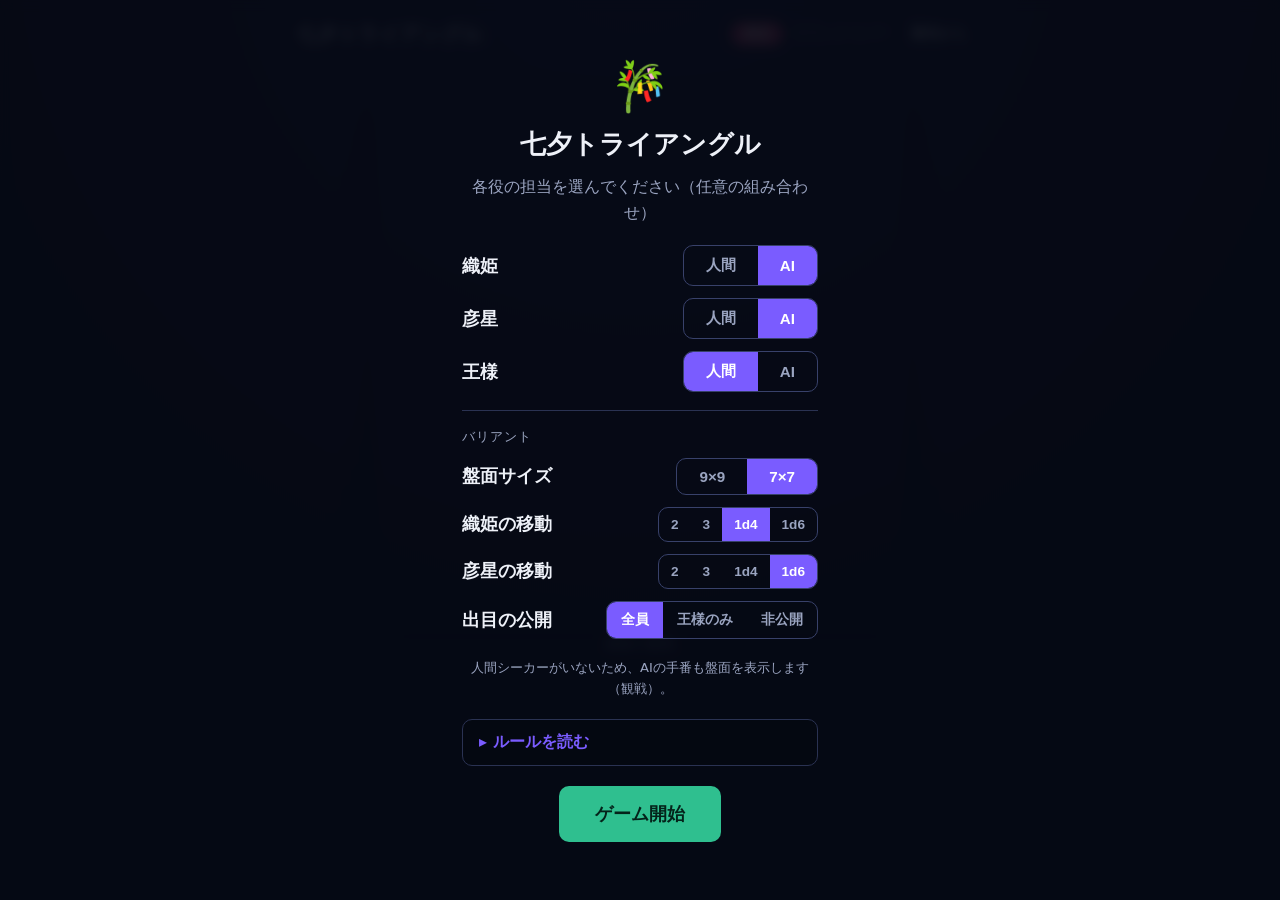
<file: index.html>
<!DOCTYPE html>
<html lang="ja">
  <head>
    <meta charset="UTF-8" />
    <meta name="viewport" content="width=device-width, initial-scale=1.0" />
    <title>七夕トライアングル</title>
    <link rel="stylesheet" href="css/style.css?v=8" />
  </head>
  <body>
    <div id="app">
      <header id="topbar">
        <h1>七夕トライアングル</h1>
        <div class="meta">
          <span id="role-badge" class="badge">織姫</span>
          <span id="round-info">ラウンド 1 / 7</span>
          <button id="btn-restart" class="ghost">最初から</button>
        </div>
      </header>

      <p id="status" class="status"></p>

      <!-- 勝敗リザルト（通常フローで盤面の上に積む）-->
      <div id="result-banner" class="result-banner hidden">
        <h2 id="rb-title"></h2>
        <p id="rb-text"></p>
        <button id="rb-btn" class="primary">もう一度</button>
      </div>

      <div id="boards">
        <figure class="board-wrap">
          <canvas id="board" width="540" height="540"></canvas>
          <figcaption id="board-label">織姫の盤面</figcaption>
        </figure>
        <figure class="board-wrap board2-wrap">
          <canvas id="board2" width="540" height="540"></canvas>
          <figcaption id="board2-label"></figcaption>
        </figure>
      </div>

      <!-- シーカー移動コントロール -->
      <div id="move-controls" class="controls hidden">
        <div id="dir-pad" class="dir-pad">
          <button id="dir-up" class="dir">↑</button>
          <div class="dir-row">
            <button id="dir-left" class="dir">←</button>
            <button id="dir-down" class="dir">↓</button>
            <button id="dir-right" class="dir">→</button>
          </div>
        </div>
        <div class="action-row">
          <button id="btn-undo" class="ghost">戻す</button>
          <button id="btn-confirm" class="primary">確定</button>
        </div>
      </div>

      <!-- 王様デブリコントロール -->
      <div id="debris-controls" class="controls hidden">
        <p class="hint-text">設置対象の盤面で、軌跡の無いマスをクリックしてデブリを選択</p>
        <button id="btn-place-debris" class="primary">ここに置く</button>
      </div>
    </div>

    <!-- ゲーム開始前の役選択 -->
    <div id="setup" class="veil">
      <div class="veil-card setup-card">
        <div class="veil-icon">🎋</div>
        <h2>七夕トライアングル</h2>
        <p class="setup-lead">各役の担当を選んでください（任意の組み合わせ）</p>
        <div class="role-picker" id="role-picker">
          <div class="role-row" data-role="orihime">
            <span class="role-name">織姫</span>
            <div class="seg">
              <button data-val="human">人間</button>
              <button data-val="ai">AI</button>
            </div>
          </div>
          <div class="role-row" data-role="hikoboshi">
            <span class="role-name">彦星</span>
            <div class="seg">
              <button data-val="human">人間</button>
              <button data-val="ai">AI</button>
            </div>
          </div>
          <div class="role-row" data-role="king">
            <span class="role-name">王様</span>
            <div class="seg">
              <button data-val="human">人間</button>
              <button data-val="ai">AI</button>
            </div>
          </div>
        </div>
        <p class="setup-sub">バリアント</p>
        <div class="role-picker" id="variant-picker">
          <div class="role-row" data-variant="board">
            <span class="role-name">盤面サイズ</span>
            <div class="seg">
              <button data-val="9">9×9</button>
              <button data-val="7">7×7</button>
            </div>
          </div>
          <div class="role-row" data-variant="orihime">
            <span class="role-name">織姫の移動</span>
            <div class="seg seg-4">
              <button data-val="2">2</button>
              <button data-val="3">3</button>
              <button data-val="d4">1d4</button>
              <button data-val="d6">1d6</button>
            </div>
          </div>
          <div class="role-row" data-variant="hikoboshi">
            <span class="role-name">彦星の移動</span>
            <div class="seg seg-4">
              <button data-val="2">2</button>
              <button data-val="3">3</button>
              <button data-val="d4">1d4</button>
              <button data-val="d6">1d6</button>
            </div>
          </div>
          <div class="role-row" data-variant="publicRolls">
            <span class="role-name">出目の公開</span>
            <div class="seg seg-3">
              <button data-val="all">全員</button>
              <button data-val="king">王様のみ</button>
              <button data-val="none">非公開</button>
            </div>
          </div>
        </div>
        <p class="setup-note" id="setup-note"></p>
        <details class="rules">
          <summary>ルールを読む</summary>
          <div class="rules-body">
            <p>
              3人用の隠れんぼ系ボードゲーム。<strong>織姫・彦星（シーカー）</strong>は出会えれば勝ち、
              <strong>王様</strong>は二人を出会わせなければ勝ち。
            </p>
            <ul>
              <li>織姫と彦星はそれぞれのグリッド盤面上にいる。各シーカーは<strong>自分の盤面だけ</strong>を見る。王様は両方を見る。</li>
              <li>シーカーは1手で<strong>自分の移動量ぶん</strong>（例: 織姫1d4、彦星1d6）上下左右にちょうどそのマス数だけ移動する（途中停止不可、盤外・デブリへは進入不可）。出目は設定により王様のみ／全員／非公開。</li>
              <li>開始時、両盤の<strong>中央に共通のデブリが1個</strong>置かれている（両盤同一＝シーカー共通知識）。</li>
              <li>通ったマスには<strong>軌跡</strong>が残る。<code>織姫の軌跡 ∩ 彦星の軌跡</code> が<strong>交差ヒント（★）</strong>として各手番開始時に開示される。</li>
              <li>王様は各シーカーの移動前に、その盤面の<strong>軌跡が無いマス</strong>にデブリを1個置ける（2盤面で別々の位置に置ける）。ただし<strong>相手シーカーの現在位置には置けない</strong>。</li>
              <li>手番の流れ: <code>織姫デブリ → 織姫移動 → 彦星デブリ → 彦星移動 →（ヒント更新）→ …</code> を規定ラウンド数。</li>
              <li>あるシーカーが移動を終えた時点で<strong>両者が同じマスに止まっていればシーカーの勝ち</strong>。会えなければ王様の勝ち。</li>
            </ul>
            <p class="rules-foot">パス回しのため、手番の切り替え時にハンドオフ画面を挟んで隠し情報の覗き見を防ぎます。</p>
          </div>
        </details>
        <button id="btn-start" class="primary big">ゲーム開始</button>
      </div>
    </div>

    <!-- AI 思考中（人間シーカーがいる対戦では盤面を伏せる）-->
    <div id="thinking" class="veil hidden">
      <div class="veil-card">
        <div class="veil-icon spin">🤖</div>
        <p id="thinking-text"></p>
      </div>
    </div>

    <!-- パス回しハンドオフ -->
    <div id="handoff" class="veil hidden">
      <div class="veil-card">
        <div class="veil-icon">🤝</div>
        <p id="handoff-text"></p>
        <button id="handoff-btn" class="primary big">見る準備ができた</button>
      </div>
    </div>

    <!-- 勝敗 -->
    <div id="overlay" class="veil hidden">
      <div class="veil-card">
        <h2 id="overlay-title"></h2>
        <p id="overlay-text"></p>
        <button id="overlay-btn" class="primary big">もう一度</button>
      </div>
    </div>

    <script type="module" src="js/app.js?v=7"></script>
  </body>
</html>
</file>
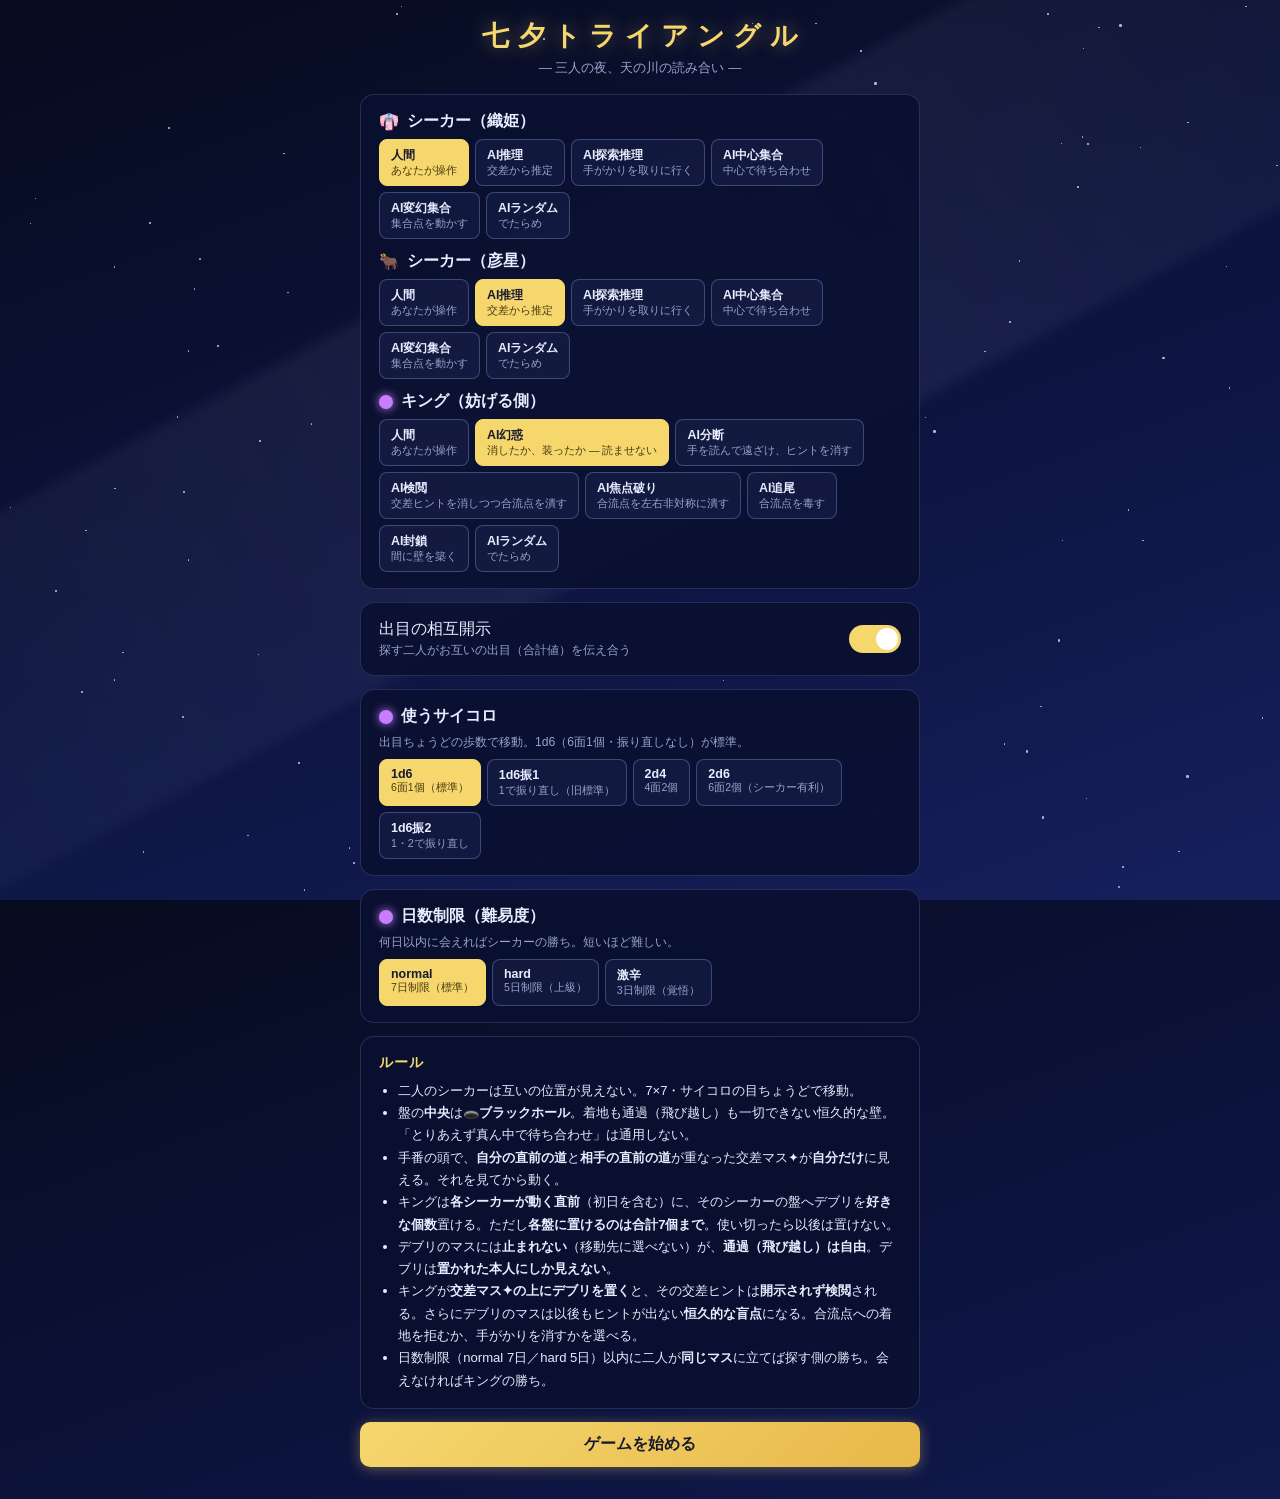
<file: tanabata-triangle-3p.html>
<!DOCTYPE html>
<html lang="ja">
<head>
<meta charset="UTF-8">
<meta name="viewport" content="width=device-width, initial-scale=1.0">
<title>七夕トライアングル 3人版</title>
<style>
  :root{
    --night0:#070b1e; --night1:#0d1440; --night2:#16205c;
    --gold:#f5d76e; --sakura:#f8b3c5;
    --orihime:#7de8d8; --hikoboshi:#ffb164; --ojama:#c77dff;
    --text:#e8ecff; --dim:#9aa3cc;
  }
  *{margin:0;padding:0;box-sizing:border-box;}
  html,body{height:100%;}
  body{
    font-family:"Hiragino Kaku Gothic ProN","Yu Gothic","Noto Sans JP",sans-serif;
    background:linear-gradient(160deg,var(--night0) 0%,var(--night1) 55%,var(--night2) 100%);
    color:var(--text);min-height:100vh;display:flex;align-items:center;justify-content:center;
    position:relative;overflow-x:hidden;
  }
  #stars{position:fixed;inset:0;pointer-events:none;z-index:0;}
  .star{position:absolute;border-radius:50%;background:#fff;opacity:.7;animation:tw 3s infinite alternate;}
  @keyframes tw{from{opacity:.25;}to{opacity:.9;}}
  #milkyway{position:fixed;pointer-events:none;z-index:0;width:220vmax;height:26vmax;left:50%;top:40%;
    transform:translate(-50%,-50%) rotate(-28deg);
    background:linear-gradient(90deg,transparent,rgba(180,200,255,.03) 20%,rgba(220,230,255,.07) 50%,rgba(180,200,255,.03) 80%,transparent);
    filter:blur(6px);}
  #app{position:relative;z-index:1;width:min(560px,94vw);padding:18px 0 32px;margin:auto;}
  .screen{display:none;}
  .screen.active{display:block;animation:fadein .35s ease;}
  @keyframes fadein{from{opacity:0;transform:translateY(8px);}to{opacity:1;transform:none;}}
  h1{font-size:1.7rem;text-align:center;letter-spacing:.3em;text-indent:.3em;color:var(--gold);
    font-weight:600;margin-bottom:.2em;text-shadow:0 0 18px rgba(245,215,110,.45);}
  .subtitle{text-align:center;color:var(--dim);font-size:.82rem;margin-bottom:1.3em;}
  .panel{background:rgba(10,16,48,.9);border:1px solid rgba(160,180,255,.18);border-radius:14px;
    padding:16px 18px;margin-bottom:13px;backdrop-filter:blur(3px);}
  .panel h2{font-size:.9rem;color:var(--gold);margin-bottom:.5em;letter-spacing:.08em;}
  .panel p,.panel li{font-size:.82rem;line-height:1.7;}
  .panel ul{padding-left:1.2em;}
  .note{color:var(--dim);font-size:.76rem;}
  button{font-family:inherit;cursor:pointer;border:none;border-radius:10px;padding:12px 20px;font-size:1rem;
    font-weight:600;color:#1a1a2e;background:linear-gradient(135deg,var(--gold),#e8b84a);
    box-shadow:0 2px 14px rgba(245,215,110,.35);transition:transform .12s,box-shadow .12s;display:block;width:100%;}
  button:hover:not(:disabled){transform:translateY(-1px);box-shadow:0 4px 20px rgba(245,215,110,.5);}
  button:disabled{opacity:.35;cursor:default;box-shadow:none;}
  button.ghost{background:transparent;color:var(--text);border:1px solid rgba(160,180,255,.35);box-shadow:none;}
  /* 役割セレクタ */
  .role-card{margin-bottom:12px;}
  .role-head{display:flex;align-items:center;gap:8px;margin-bottom:7px;font-weight:700;font-size:1rem;}
  .role-dot{width:14px;height:14px;border-radius:50%;flex-shrink:0;}
  .role-dot.orihime,.role-dot.hikoboshi{background:none;box-shadow:none;width:auto;height:auto;font-size:1rem;line-height:1;}
  .role-dot.orihime::before{content:"👘";}
  .role-dot.hikoboshi::before{content:"🐂";}
  .role-dot.ojama{background:var(--ojama);box-shadow:0 0 10px var(--ojama);}
  .opts{display:flex;flex-wrap:wrap;gap:6px;}
  .opt{font-size:.78rem;padding:7px 11px;border-radius:8px;border:1px solid rgba(160,180,255,.3);
    background:rgba(120,140,220,.08);color:var(--text);cursor:pointer;transition:.12s;font-weight:600;}
  .opt:hover{background:rgba(120,140,220,.2);}
  .opt.sel{background:var(--gold);color:#1a1a2e;border-color:var(--gold);}
  .opt .tag{font-size:.66rem;color:var(--dim);display:block;font-weight:400;}
  .opt.sel .tag{color:#4a3a10;}
  .toggle-row{display:flex;align-items:center;justify-content:space-between;gap:12px;}
  .switch{position:relative;width:52px;height:28px;flex-shrink:0;}
  .switch input{opacity:0;width:0;height:0;}
  .slider{position:absolute;inset:0;border-radius:28px;cursor:pointer;background:rgba(120,130,180,.35);transition:.2s;}
  .slider::before{content:"";position:absolute;width:22px;height:22px;border-radius:50%;left:3px;top:3px;background:#fff;transition:.2s;}
  .switch input:checked + .slider{background:var(--gold);}
  .switch input:checked + .slider::before{transform:translateX(24px);}
  /* 手渡し */
  .handoff-center{text-align:center;padding:38px 0 24px;}
  .handoff-day{color:var(--dim);letter-spacing:.2em;margin-bottom:14px;}
  .handoff-name{font-size:1.6rem;font-weight:700;margin-bottom:6px;}
  .handoff-name.orihime{color:var(--orihime);text-shadow:0 0 16px rgba(125,232,216,.5);}
  .handoff-name.hikoboshi{color:var(--hikoboshi);text-shadow:0 0 16px rgba(255,177,100,.5);}
  .handoff-name.ojama{color:var(--ojama);text-shadow:0 0 16px rgba(199,125,255,.5);}
  .handoff-sub{color:var(--dim);font-size:.84rem;margin-bottom:26px;}
  /* 手番 */
  .turn-head{display:flex;justify-content:space-between;align-items:baseline;margin-bottom:9px;padding:0 2px;}
  .turn-day{font-size:.88rem;color:var(--gold);letter-spacing:.12em;}
  .turn-player{font-size:1.02rem;font-weight:700;}
  .turn-player.orihime{color:var(--orihime);} .turn-player.hikoboshi{color:var(--hikoboshi);} .turn-player.ojama{color:var(--ojama);}
  .news{border-left:3px solid var(--sakura);background:rgba(248,179,197,.08);border-radius:0 10px 10px 0;
    padding:9px 13px;margin-bottom:11px;font-size:.82rem;line-height:1.6;}
  .news b.roll{color:var(--gold);font-size:1.05em;} .news .cm{color:var(--sakura);}
  #board{display:grid;gap:4px;grid-template-columns:repeat(7,1fr);margin:0 auto 12px;width:100%;aspect-ratio:1;
    padding:10px;background:rgba(6,10,34,.85);border:1px solid rgba(160,180,255,.22);border-radius:14px;}
  .board{display:grid;gap:3px;grid-template-columns:repeat(7,1fr);margin:0 auto;width:100%;aspect-ratio:1;
    padding:7px;background:rgba(6,10,34,.85);border:1px solid rgba(160,180,255,.22);border-radius:12px;}
  .dual-board{display:flex;gap:10px;margin-bottom:12px;}
  .dual-board .board-col{flex:1;min-width:0;}
  .board-label{text-align:center;font-size:.76rem;font-weight:700;margin-bottom:6px;letter-spacing:.04em;}
  .board-label.orihime{color:var(--orihime);}
  .board-label.hikoboshi{color:var(--hikoboshi);}
  .board-col.active .board{box-shadow:0 0 0 2px var(--ojama),0 0 16px rgba(199,125,255,.45);}
  .cell{position:relative;border-radius:7px;background:rgba(120,140,220,.08);border:1px solid rgba(140,160,230,.10);
    display:flex;align-items:center;justify-content:center;font-size:clamp(11px,3.2vw,18px);aspect-ratio:1;
    transition:background .15s,box-shadow .15s;user-select:none;}
  .cell.trail{background:rgba(140,160,230,.16);}
  .cell.trail0{box-shadow:inset 0 0 0 1px rgba(125,232,216,.25);}
  .cell.trail1{box-shadow:inset 0 0 0 1px rgba(255,177,100,.25);}
  .cell.lastpath{background:rgba(160,185,255,.26);}
  /* キングの盤: 直前の道（＝ヒントが生まれる唯一の道）を古い軌跡と区別して強調 */
  .cell.last0{background:rgba(125,232,216,.28);box-shadow:inset 0 0 0 2px rgba(125,232,216,.65);}
  .cell.last1{background:rgba(255,177,100,.28);box-shadow:inset 0 0 0 2px rgba(255,177,100,.65);}
  .cell.trail0.old,.cell.trail1.old{opacity:.75;}
  .cell.cross::after{content:"✦";color:var(--sakura);position:absolute;text-shadow:0 0 8px rgba(248,179,197,.8);}
  .cell.newcross::after{animation:pop .6s ease;}
  @keyframes pop{0%{transform:scale(0);}60%{transform:scale(1.6);}100%{transform:scale(1);}}
  .cell.hole{background:radial-gradient(circle,#000 30%,#1a0f2e 70%,#3a1a5a);border-color:#6a3a9a;box-shadow:inset 0 0 10px rgba(150,80,220,.6);}
  .cell.hole::before{content:"🕳️";position:absolute;inset:0;display:flex;align-items:center;justify-content:center;font-size:clamp(15px,4.6vw,24px);line-height:1;}
  .cell.debris{background:repeating-linear-gradient(45deg,#3a2233,#3a2233 4px,#2a1826 4px,#2a1826 8px);border-color:#5a2a4a;}
  .cell.debris::before{content:"🪨";position:absolute;inset:0;display:flex;align-items:center;justify-content:center;font-size:clamp(16px,5vw,26px);line-height:1;opacity:.95;}
  .cell.me::before,.cell.p0::before,.cell.p1::before{content:"";position:absolute;inset:0;display:flex;align-items:center;justify-content:center;font-size:clamp(15px,4.6vw,24px);line-height:1;}
  .cell.me.orihime::before,.cell.p0::before{content:"👘";}
  .cell.me.hikoboshi::before,.cell.p1::before{content:"🐂";}
  .cell.reach{cursor:pointer;background:rgba(245,215,110,.13);border-color:rgba(245,215,110,.45);}
  .cell.reach:hover{background:rgba(245,215,110,.3);}
  .cell.sel{background:rgba(245,215,110,.42);box-shadow:0 0 12px rgba(245,215,110,.6);}
  .cell.pathprev{box-shadow:inset 0 0 0 2px rgba(245,215,110,.55);}
  .cell.place{cursor:pointer;box-shadow:inset 0 0 0 1px rgba(199,125,255,.4);}
  .cell.place:hover{background:rgba(199,125,255,.25);}
  .cell.placesel{background:rgba(199,125,255,.5);box-shadow:0 0 12px rgba(199,125,255,.7);}
  .cell.crosshint{box-shadow:inset 0 0 0 2px rgba(248,179,197,.75);}
  .cell.crosshint::after{content:"✦";color:var(--sakura);position:absolute;text-shadow:0 0 8px rgba(248,179,197,.85);}
  .dice-row{display:flex;gap:10px;justify-content:center;align-items:center;margin:4px 0 10px;min-height:56px;}
  .die{width:46px;height:46px;border-radius:10px;background:#f6f4ec;color:#1a1a2e;display:flex;align-items:center;
    justify-content:center;font-size:1.4rem;font-weight:700;box-shadow:0 3px 10px rgba(0,0,0,.4);animation:pop .35s ease;}
  .dice-sum{font-size:1.05rem;color:var(--gold);font-weight:700;}
  .prompt{text-align:center;font-size:.85rem;margin-bottom:11px;min-height:1.5em;}
  .prompt .em{color:var(--gold);font-weight:700;}
  .ojama-info{display:flex;justify-content:space-around;font-size:.8rem;margin-bottom:10px;color:var(--dim);}
  .ojama-info b{color:var(--text);}
  .ai-center{text-align:center;padding:44px 0;}
  .ai-spin{font-size:2.4rem;margin-bottom:14px;animation:tw 1s infinite alternate;}
  .ai-name{font-size:1.3rem;font-weight:700;margin-bottom:6px;}
  .ai-line{color:var(--dim);font-size:.85rem;min-height:1.4em;}
  .result-center{text-align:center;padding:26px 0;}
  .result-title{font-size:1.9rem;font-weight:700;margin-bottom:12px;letter-spacing:.12em;}
  .result-title.win{color:var(--gold);text-shadow:0 0 24px rgba(245,215,110,.6);}
  .result-title.lose{color:var(--ojama);text-shadow:0 0 20px rgba(199,125,255,.5);}
  .result-sub{font-size:.92rem;line-height:1.9;margin-bottom:24px;}
  .reunion{font-size:2.8rem;margin-bottom:14px;animation:pop .8s ease;}
  .btn-stack{display:grid;gap:10px;}
  .legend{display:flex;flex-wrap:wrap;gap:10px 16px;justify-content:center;font-size:.72rem;color:var(--dim);margin-bottom:8px;}
  .legend span{display:flex;align-items:center;gap:5px;}
  .lg{width:11px;height:11px;border-radius:50%;}
  /* プレイ履歴・傾向 */
  #history-panel h2{display:flex;justify-content:space-between;align-items:baseline;}
  #history-panel h2 .hp-total{color:var(--dim);font-size:.74rem;font-weight:400;letter-spacing:0;}
  .hp-overall{display:flex;align-items:baseline;gap:8px;margin:2px 0 12px;}
  .hp-rate{font-size:1.5rem;font-weight:700;color:var(--gold);line-height:1;}
  .hp-rate.mid{color:var(--sakura);} .hp-rate.low{color:var(--ojama);}
  .hp-wl{color:var(--dim);font-size:.78rem;}
  .hp-sub{color:var(--dim);font-size:.72rem;letter-spacing:.06em;margin:12px 0 4px;text-transform:uppercase;}
  .hp-brk{display:grid;grid-template-columns:auto 1fr auto;gap:3px 9px;align-items:center;font-size:.76rem;}
  .hp-brk .k{color:var(--text);white-space:nowrap;}
  .hp-bar{height:7px;border-radius:4px;background:rgba(120,140,220,.14);overflow:hidden;}
  .hp-bar>i{display:block;height:100%;background:linear-gradient(90deg,var(--gold),#e8b84a);}
  .hp-brk .v{color:var(--dim);white-space:nowrap;font-variant-numeric:tabular-nums;}
  .hp-list{display:flex;flex-direction:column;gap:4px;max-height:210px;overflow-y:auto;margin-top:4px;
    scrollbar-width:thin;padding-right:2px;}
  .hp-row{display:flex;align-items:center;gap:8px;font-size:.72rem;line-height:1.4;padding:5px 8px;
    border-radius:8px;background:rgba(120,140,220,.06);border:1px solid rgba(140,160,230,.08);}
  .hp-row .res{flex-shrink:0;font-weight:700;width:2.4em;text-align:center;}
  .hp-row .res.win{color:var(--gold);} .hp-row .res.lose{color:var(--ojama);}
  .hp-row .meta{flex:1;min-width:0;color:var(--dim);}
  .hp-row .meta b{color:var(--text);font-weight:600;}
  .hp-row .when{flex-shrink:0;color:var(--dim);font-size:.66rem;}
  .hp-reset{background:transparent;color:var(--dim);border:1px solid rgba(160,180,255,.25);box-shadow:none;
    font-size:.74rem;font-weight:500;padding:8px 14px;width:auto;margin:12px auto 0;}
  .hp-reset:hover:not(:disabled){transform:none;box-shadow:none;background:rgba(199,125,255,.12);color:var(--text);}
</style>
</head>
<body>
<div id="milkyway"></div>
<div id="stars"></div>
<div id="app">

  <!-- 設定 -->
  <div class="screen active" id="screen-setup">
    <h1>七夕トライアングル</h1>
    <p class="subtitle">— 三人の夜、天の川の読み合い —</p>
    <div class="panel" id="history-panel" style="display:none;"></div>
    <div class="panel">
      <div class="role-card">
        <div class="role-head"><span class="role-dot orihime"></span>シーカー（織姫）</div>
        <div class="opts" id="opts-orihime"></div>
      </div>
      <div class="role-card">
        <div class="role-head"><span class="role-dot hikoboshi"></span>シーカー（彦星）</div>
        <div class="opts" id="opts-hikoboshi"></div>
      </div>
      <div class="role-card" style="margin-bottom:0;">
        <div class="role-head"><span class="role-dot ojama"></span>キング（妨げる側）</div>
        <div class="opts" id="opts-ojama"></div>
      </div>
    </div>
    <div class="panel">
      <div class="toggle-row">
        <label for="opt-share">出目の相互開示<br><span class="note">探す二人がお互いの出目（合計値）を伝え合う</span></label>
        <span class="switch"><input type="checkbox" id="opt-share" checked><span class="slider" onclick="document.getElementById('opt-share').click()"></span></span>
      </div>
    </div>
    <div class="panel">
      <div class="role-card" style="margin-bottom:0;">
        <div class="role-head"><span class="role-dot ojama"></span>使うサイコロ</div>
        <div class="note" style="margin:2px 0 8px;">出目ちょうどの歩数で移動。1d6（6面1個・振り直しなし）が標準。</div>
        <div class="opts" id="opts-dice"></div>
      </div>
    </div>
    <div class="panel">
      <div class="role-card" style="margin-bottom:0;">
        <div class="role-head"><span class="role-dot ojama"></span>日数制限（難易度）</div>
        <div class="note" style="margin:2px 0 8px;">何日以内に会えればシーカーの勝ち。短いほど難しい。</div>
        <div class="opts" id="opts-diff"></div>
      </div>
    </div>
    <div class="panel">
      <h2>ルール</h2>
      <ul>
        <li>二人のシーカーは互いの位置が見えない。7×7・サイコロの目ちょうどで移動。</li>
        <li>盤の<b>中央</b>は🕳️<b>ブラックホール</b>。着地も通過（飛び越し）も一切できない恒久的な壁。「とりあえず真ん中で待ち合わせ」は通用しない。</li>
        <li>手番の頭で、<b>自分の直前の道</b>と<b>相手の直前の道</b>が重なった交差マス✦が<b>自分だけ</b>に見える。それを見てから動く。</li>
        <li>キングは<b>各シーカーが動く直前</b>（初日を含む）に、そのシーカーの盤へデブリを<b>好きな個数</b>置ける。ただし<b>各盤に置けるのは合計7個まで</b>。使い切ったら以後は置けない。</li>
        <li>デブリのマスには<b>止まれない</b>（移動先に選べない）が、<b>通過（飛び越し）は自由</b>。デブリは<b>置かれた本人にしか見えない</b>。</li>
        <li>キングが<b>交差マス✦の上にデブリを置く</b>と、その交差ヒントは<b>開示されず検閲</b>される。さらにデブリのマスは以後もヒントが出ない<b>恒久的な盲点</b>になる。合流点への着地を拒むか、手がかりを消すかを選べる。</li>
        <li>日数制限（normal 7日／hard 5日）以内に二人が<b>同じマス</b>に立てば探す側の勝ち。会えなければキングの勝ち。</li>
      </ul>
    </div>
    <button id="btn-start">ゲームを始める</button>
  </div>

  <!-- 手渡し -->
  <div class="screen" id="screen-handoff">
    <div class="handoff-center">
      <div class="handoff-day" id="ho-day"></div>
      <div class="handoff-name" id="ho-name"></div>
      <div class="handoff-sub" id="ho-sub"></div>
      <button id="btn-open">画面をひらく</button>
    </div>
  </div>

  <!-- シーカー手番 -->
  <div class="screen" id="screen-seek">
    <div class="turn-head"><span class="turn-day" id="s-day"></span><span class="turn-player" id="s-player"></span></div>
    <div id="s-news"></div>
    <div id="board-seek" class="board-holder"></div>
    <div class="dice-row" id="s-dice"></div>
    <div class="prompt" id="s-prompt"></div>
    <div class="btn-stack">
      <button id="s-roll">サイコロを振る</button>
      <button id="s-reroll" style="display:none">振り直す</button>
      <button id="s-confirm" style="display:none">このマスに移動</button>
      <button id="s-end" style="display:none">手番を終える</button>
    </div>
  </div>

  <!-- おじゃま手番 -->
  <div class="screen" id="screen-ojama">
    <div class="turn-head"><span class="turn-day" id="o-day"></span><span class="turn-player ojama">キング</span></div>
    <div class="ojama-info" id="o-info"></div>
    <div class="legend">
      <span>👘 シーカー（織姫）</span>
      <span>🐂 シーカー（彦星）</span>
      <span>🪨=各盤のデブリ</span>
      <span>🕳️=中央ブラックホール</span>
      <span>✦=検閲できる交差ヒント</span>
      <span><b>濃い枠=直前の道</b>（ヒントの素）／薄い枠=古い道</span>
    </div>
    <div id="board-ojama"></div>
    <div class="prompt" id="o-prompt"></div>
    <div class="btn-stack">
      <button id="o-confirm" disabled>ここにデブリを置く</button>
      <button id="o-done">置き終わる（次へ）</button>
    </div>
  </div>

  <!-- AI手番 -->
  <div class="screen" id="screen-ai">
    <div class="ai-center">
      <div class="ai-spin" id="ai-emoji">✦</div>
      <div class="ai-name" id="ai-name"></div>
      <div class="ai-line" id="ai-line"></div>
    </div>
  </div>

  <!-- 結果 -->
  <div class="screen" id="screen-result">
    <div class="result-center">
      <div class="reunion" id="r-emoji"></div>
      <div class="result-title" id="r-title"></div>
      <div class="result-sub" id="r-sub"></div>
      <button id="btn-again">もういちど</button>
    </div>
  </div>
</div>

<script>
'use strict';
/* ===== 定数 ===== */
const N=7, SZ=N*N, DECAY=1;
let NDICE=1, FACES=6, REROLL=0; // 使うサイコロ（設定画面で変更可。REROLL=出目がこの値以下なら振り直し）
let MAX_DAY=7; // 難易度で変化（normal=7日 / hard=3日）
const CENTER=((N-1>>1))*N+((N-1)>>1);
/* 中央ブラックホール（実験23）: 初期状態から着地も通過も不可の恒久的な壁。両盤共通・全員に見える。
   実験6以来の支配戦略「中心へ行くだけ」の焦点＝盤中央そのものを物理除去する約束事キラー。 */
const HOLE=CENTER;
const HOLE_ARR=new Uint8Array(SZ);HOLE_ARR[HOLE]=1;
const NEG=-1e9;
const AI_THINK=320, AI_POST=380; // AI手番の演出ディレイ(ms)
const ROLES=['orihime','hikoboshi','ojama'];
const RNAME={orihime:'シーカー（織姫）',hikoboshi:'シーカー（彦星）',ojama:'キング'};
/* AIの種類 */
const SEEKER_AIS=[
  {id:'human',label:'人間',tag:'あなたが操作'},
  {id:'greedy',label:'AI推理',tag:'交差から推定'},
  {id:'infogain',label:'AI探索推理',tag:'手がかりを取りに行く'},
  {id:'center',label:'AI中心集合',tag:'中心で待ち合わせ'},
  {id:'wander',label:'AI変幻集合',tag:'集合点を動かす'},
  {id:'random',label:'AIランダム',tag:'でたらめ'},
];
const OJAMA_AIS=[
  {id:'human',label:'人間',tag:'あなたが操作'},
  {id:'bluff',label:'AI幻惑',tag:'消したか、装ったか — 読ませない'},
  {id:'sever',label:'AI分断',tag:'手を読んで遠ざけ、ヒントを消す'},
  {id:'censor',label:'AI検閲',tag:'交差ヒントを消しつつ合流点を潰す'},
  {id:'afocal',label:'AI焦点破り',tag:'合流点を左右非対称に潰す'},
  {id:'chase',label:'AI追尾',tag:'合流点を毒す'},
  {id:'wall',label:'AI封鎖',tag:'間に壁を築く'},
  {id:'random',label:'AIランダム',tag:'でたらめ'},
];
/* キングのデブリ予算（最終ルール・実験22）: 各盤に置けるのは合計7個まで */
const JBUDGET=7;
/* 難易度（日数制限）：normal=7日(71%) / hard=5日(49%) / 激辛=3日(28%)。実験22の日数レバー */
const DIFF_OPTS=[
  {id:7,label:'normal',tag:'7日制限（標準）'},
  {id:5,label:'hard',tag:'5日制限（上級）'},
  {id:3,label:'激辛',tag:'3日制限（覚悟）'},
];
/* 使うサイコロ：1d6（最終標準・振り直しなし。通過可能デブリで交差痩せは解消済み・実験21/22）／
   1d6振1（旧標準）／ 2d4／ 2d6／ 1d6振2 */
const DICE_OPTS=[
  {id:'1,6',label:'1d6',tag:'6面1個（標準）'},
  {id:'1,6,1',label:'1d6振1',tag:'1で振り直し（旧標準）'},
  {id:'2,4',label:'2d4',tag:'4面2個'},
  {id:'2,6',label:'2d6',tag:'6面2個（シーカー有利）'},
  {id:'1,6,2',label:'1d6振2',tag:'1・2で振り直し'},
];
/* 集合点メニュー（中心＋4象限） */
const RQ=Math.max(1,Math.round(N/4));
const cl=v=>Math.max(0,Math.min(N-1,v));
const cc=(N-1)>>1;
const MENU=[cl(cc-RQ)*N+cl(cc-RQ),cl(cc-RQ)*N+cl(cc+RQ),cl(cc+RQ)*N+cl(cc-RQ),cl(cc+RQ)*N+cl(cc+RQ)];

/* ===== 幾何 ===== */
const rc=a=>[(a/N)|0,a%N];
const dist=(a,b)=>{const[ar,ac]=rc(a),[br,bc]=rc(b);return Math.abs(ar-br)+Math.abs(ac-bc);};
const NB=[];
for(let a=0;a<SZ;a++){const[r,c]=rc(a),l=[];if(r>0)l.push(a-N);if(r<N-1)l.push(a+N);if(c>0)l.push(a-1);if(c<N-1)l.push(a+1);NB.push(l);}
const PERIM=[];
for(let a=0;a<SZ;a++){const[r,c]=rc(a);if(r===0||c===0||r===N-1||c===N-1)PERIM.push(a);}
/* 内側マス（外周を除く）― 布石の配置可能範囲。sim と共通の布石ルール（通過可能デブリでは
   詰み防止の意味は薄れたが互換のため外周除外を維持） */
const INTERIOR=[];
for(let a=0;a<SZ;a++){const[r,c]=rc(a);if(r>0&&c>0&&r<N-1&&c<N-1)INTERIOR.push(a);}

function computeLayers(start,k,blocked){
  const layers=[new Set([start])];
  for(let s=1;s<=k;s++){
    const cur=new Set();
    for(const p of layers[s-1])for(const q of NB[p])if(!blocked||!blocked[q])cur.add(q);
    layers.push(cur);
  }
  return layers;
}
function onePathFromLayers(layers,target,k){
  const path=[target];let cur=target;
  for(let s=k;s>0;s--){
    const cand=NB[cur].filter(nb=>layers[s-1].has(nb));
    cur=cand[(Math.random()*cand.length)|0];
    path.push(cur);
  }
  return path.reverse();
}
// auto=true のときはAI・推論用として REROLL 以下の目を自動で振り直す（常に振り直す方針）。
// 人間の手番は auto=false で一回だけ振り、振り直すかはボタンで選ばせる。
const rollDice=(auto=false)=>{const dice=[];let s=0;for(let i=0;i<NDICE;i++){let v;do{v=1+((Math.random()*FACES)|0);}while(auto&&REROLL&&v<=REROLL);dice.push(v);s+=v;}return {sum:s,dice};};

/* ===== belief（AI推理用） ===== */
function makeBelief(myStart){
  const b=new Float64Array(SZ);const minD=Math.max(4,Math.round(N*1.1));let n=0;
  for(const p of PERIM)if(dist(myStart,p)>=minD){b[p]=1;n++;}
  if(n===0){for(const p of PERIM){b[p]=1;n++;}}
  for(let i=0;i<SZ;i++)b[i]/=n;return b;
}
function normalize(b){let s=0;for(let i=0;i<SZ;i++)s+=b[i];if(s>1e-12){for(let i=0;i<SZ;i++)b[i]/=s;return true;}return false;}
/* ダイス合計の確率（index=合計値）。相手の1手番移動をこの分布で前方伝播する */
let DICE_PROBS=diceProbs();
let MINROLL=NDICE, MAXROLL=NDICE*FACES;
function diceProbs(){const lo=REROLL+1,cnt=FACES-REROLL;let d=[1];for(let k=0;k<NDICE;k++){const nd=new Array(d.length+FACES).fill(0);for(let s=0;s<d.length;s++){if(!d[s])continue;for(let v=lo;v<=FACES;v++)nd[s+v]+=d[s]/cnt;}d=nd;}return d;}
/* 設定画面で選んだサイコロを反映（確率分布と出目の範囲を再計算） */
function setDice(n,f,reroll=0){NDICE=n;FACES=f;REROLL=reroll;DICE_PROBS=diceProbs();MINROLL=NDICE*(REROLL+1);MAXROLL=NDICE*FACES;}
/* ちょうど k 歩で到達できるマス（障害物なし4近傍：マンハッタン距離 d<=k かつ (k-d) が偶数）。相手の私的デブリは不可視なので開盤で近似（sim の belief 伝播と同じ） */
const _reachCache=new Map();
function reachExact(p,k){
  const key=p*32+k;let r=_reachCache.get(key);if(r)return r;
  r=[];for(let q=0;q<SZ;q++){const d=dist(p,q);if(d<=k&&((k-d)&1)===0)r.push(q);}
  _reachCache.set(key,r);return r;
}
/* 相手が1手番（合計 roll 歩、既知なら roll・不明なら 2d4 混合）動いた belief を前方伝播 */
function propagate(b,roll){
  const out=new Float64Array(SZ);
  for(let p=0;p<SZ;p++){const w=b[p];if(w<=0)continue;
    if(roll!=null){const r=reachExact(p,roll);const add=w/r.length;for(const q of r)out[q]+=add;}
    else{for(let s=MINROLL;s<=MAXROLL;s++){const ps=DICE_PROBS[s];if(!ps)continue;const r=reachExact(p,s);const add=w*ps/r.length;for(const q of r)out[q]+=add;}}
  }
  return out;
}
function observeCross(b,crossCells,R){
  if(crossCells.length===0)return;
  const nb=new Float64Array(SZ);
  for(let q=0;q<SZ;q++){if(b[q]<=0)continue;let like=0;
    for(const c of crossCells){const d=dist(c,q);if(d<=R)like+=(R+1-d);}
    nb[q]=b[q]*like;}
  let s=0;for(let q=0;q<SZ;q++)s+=nb[q];
  if(s>1e-12)for(let q=0;q<SZ;q++)b[q]=nb[q];
}
function expectedDist(b,L){let e=0;for(let q=0;q<SZ;q++)if(b[q]>1e-15)e+=b[q]*dist(L,q);return e;}

/* ===== ゲーム状態 ===== */
let G=null;
// 手番順（日ごと・最終ルール）: 毎日（初日を含む）
//   織姫デブリ窓 → 織姫ヒント→織姫移動 → 彦星デブリ窓 → 彦星ヒント→彦星移動
// キングは各窓で「好きな個数」（0個も可）置ける。各盤の累計上限 JBUDGET=7。
// 彦星の初回窓は織姫の初手を見てから置ける＝キングの情報アド。
// デブリはそのシーカーが動く"前"に置かれ、置いた位置に重なる交差ヒントは検閲される（開示されない）。
function stepsForDay(day){
  return [{kind:'ojama',target:0},{kind:'seeker',idx:0},{kind:'ojama',target:1},{kind:'seeker',idx:1}];
}

function newGame(cfg){
  MAX_DAY=cfg.maxDay||7;
  const minD=Math.max(4,Math.round(N*1.1));
  const per=PERIM;let a=per[(Math.random()*per.length)|0],b;
  do{b=per[(Math.random()*per.length)|0];}while(dist(a,b)<minD);
  const stamp=[new Int32Array(SZ).fill(NEG),new Int32Array(SZ).fill(NEG)];
  stamp[0][a]=0;stamp[1][b]=0;
  G={
    cfg, share:cfg.share,
    day:1, step:0, turn:0,
    pos:[a,b],
    stamp, lastPath:[[a],[b]], lastRoll:[null,null], moved:[false,false],
    knownCross:[new Set(),new Set()],
    debris:[new Uint8Array(SZ),new Uint8Array(SZ)],
    belief:[makeBelief(a),makeBelief(b)],
    lastCross:[], preCross:[], news:[null,null],
    // シーカー手番の一時状態
    roll:null, dice:null, reach:[], layers:null, sel:null, selPath:null,
    // おじゃま一時
    oTarget:0, oSel:null,
    // キングのデブリ予算（各盤の残数）と、AI用の初回窓フラグ
    budget:[JBUDGET,JBUDGET], kFirst:[true,true],
    over:false,
  };
  window.G=G; // デバッグ用
}

/* ===== 画面 ===== */
const $=id=>document.getElementById(id);
function show(id){document.querySelectorAll('.screen').forEach(s=>s.classList.remove('active'));$(id).classList.add('active');}
function kindOf(actor){return actor.kind==='seeker'?(actor.idx===0?'orihime':'hikoboshi'):'ojama';}
function aiType(role){return G.cfg.roles[role];}
function isHuman(role){return G.cfg.roles[role]==='human';}

/* ===== 設定画面 ===== */
const selection={orihime:'human',hikoboshi:'greedy',ojama:'bluff',maxDay:7,dice:'1,6'};
function buildOpts(role,list){
  const holder=$('opts-'+role);holder.innerHTML='';
  for(const o of list){
    const d=document.createElement('div');
    d.className='opt'+(selection[role]===o.id?' sel':'');
    d.innerHTML=`${o.label}<span class="tag">${o.tag}</span>`;
    d.onclick=()=>{selection[role]=o.id;buildOpts(role,list);};
    holder.appendChild(d);
  }
}
function buildDiff(){
  const holder=$('opts-diff');holder.innerHTML='';
  for(const o of DIFF_OPTS){
    const d=document.createElement('div');
    d.className='opt'+(selection.maxDay===o.id?' sel':'');
    d.innerHTML=`${o.label}<span class="tag">${o.tag}</span>`;
    d.onclick=()=>{selection.maxDay=o.id;buildDiff();};
    holder.appendChild(d);
  }
}
function buildDice(){
  const holder=$('opts-dice');holder.innerHTML='';
  for(const o of DICE_OPTS){
    const d=document.createElement('div');
    d.className='opt'+(selection.dice===o.id?' sel':'');
    d.innerHTML=`${o.label}<span class="tag">${o.tag}</span>`;
    d.onclick=()=>{selection.dice=o.id;buildDice();};
    holder.appendChild(d);
  }
}
buildOpts('orihime',SEEKER_AIS);buildOpts('hikoboshi',SEEKER_AIS);buildOpts('ojama',OJAMA_AIS);buildDiff();buildDice();

$('btn-start').onclick=()=>{
  const [dn,df,dr]=selection.dice.split(',').map(Number);
  setDice(dn,df,dr||0);
  newGame({roles:{...selection},share:$('opt-share').checked,maxDay:selection.maxDay,dice:selection.dice});
  beginGame();
};
$('btn-again').onclick=()=>{renderHistory();show('screen-setup');};

/* ===== プレイ履歴・傾向（localStorage） ===== */
const HIST_KEY='tanabata3p.history.v2'; // v2: 最終ルール（1d6・通過可能デブリ・予算7）から記録を分離
function loadHistory(){
  try{const a=JSON.parse(localStorage.getItem(HIST_KEY));return Array.isArray(a)?a:[];}
  catch(e){return [];}
}
function saveHistory(a){
  try{localStorage.setItem(HIST_KEY,JSON.stringify(a));}catch(e){}
}
function recordGame(seekersWin){
  if(!G||!G.cfg)return;
  const c=G.cfg;
  const rec={
    ts:Date.now(),
    win:!!seekersWin,
    day:G.day,
    roles:{...c.roles},
    share:!!c.share,
    dice:c.dice,
    maxDay:c.maxDay||MAX_DAY,
  };
  const h=loadHistory();
  h.push(rec);
  if(h.length>300)h.splice(0,h.length-300); // 上限
  saveHistory(h);
}
/* ラベル解決 */
const _lbl=(list,id)=>{const o=list.find(x=>String(x.id)===String(id));return o?o.label:String(id);};
const diceLabel=id=>_lbl(DICE_OPTS,id);
const seekLabel=id=>_lbl(SEEKER_AIS,id);
const ojamaLabel=id=>_lbl(OJAMA_AIS,id);
const diffLabel=id=>_lbl(DIFF_OPTS,id);
function fmtWhen(ts){
  const d=new Date(ts);const z=n=>String(n).padStart(2,'0');
  return `${d.getMonth()+1}/${d.getDate()} ${z(d.getHours())}:${z(d.getMinutes())}`;
}
function rateClass(p){return p>=0.6?'':(p>=0.35?'mid':'low');}
/* 集計：keyFn でグループ化して勝率を出す */
function breakdown(h,keyFn,labelFn){
  const m=new Map();
  for(const r of h){
    const k=keyFn(r);
    if(!m.has(k))m.set(k,{key:k,n:0,win:0});
    const g=m.get(k);g.n++;if(r.win)g.win++;
  }
  return [...m.values()]
    .sort((a,b)=>b.n-a.n)
    .map(g=>({label:labelFn(g.key),n:g.n,win:g.win,p:g.win/g.n}));
}
function brkHTML(title,rows){
  if(rows.length<2)return ''; // 1種類しかなければ傾向として意味が薄い
  let s=`<div class="hp-sub">${title}</div><div class="hp-brk">`;
  for(const r of rows){
    const pct=Math.round(r.p*100);
    s+=`<span class="k">${r.label}</span>`
      +`<span class="hp-bar"><i style="width:${pct}%"></i></span>`
      +`<span class="v">${pct}% (${r.win}/${r.n})</span>`;
  }
  return s+`</div>`;
}
function renderHistory(){
  const panel=$('history-panel');
  const h=loadHistory();
  if(!h.length){panel.style.display='none';panel.innerHTML='';return;}
  panel.style.display='';
  const n=h.length, win=h.filter(r=>r.win).length, p=win/n;
  let s=`<h2>プレイ履歴と傾向<span class="hp-total">${n} 戦</span></h2>`;
  s+=`<div class="hp-overall"><span class="hp-rate ${rateClass(p)}">${Math.round(p*100)}%</span>`
    +`<span class="hp-wl">シーカー勝率 ・ ${win}勝 ${n-win}敗</span></div>`;
  s+=brkHTML('サイコロ別', breakdown(h,r=>r.dice,diceLabel));
  s+=brkHTML('日数制限別', breakdown(h,r=>r.maxDay,diffLabel));
  s+=brkHTML('キング別', breakdown(h,r=>r.roles.ojama,ojamaLabel));
  s+=brkHTML('出目開示', breakdown(h,r=>r.share?'on':'off',v=>v==='on'?'開示あり':'開示なし'));
  // 直近の履歴（新しい順・最大20件）
  s+=`<div class="hp-sub">直近のプレイ</div><div class="hp-list">`;
  const recent=h.slice(-20).reverse();
  for(const r of recent){
    const resCls=r.win?'win':'lose', resTxt=r.win?'再会':'決裂';
    const setup=`${diceLabel(r.dice)}・${r.maxDay}日制限`
      +`・王:${ojamaLabel(r.roles.ojama)}`
      +`・織:${seekLabel(r.roles.orihime)}/彦:${seekLabel(r.roles.hikoboshi)}`
      +(r.share?'・開示':'');
    const tail=r.win?`${r.day}日目に再会`:`${r.maxDay}日で決裂`;
    s+=`<div class="hp-row"><span class="res ${resCls}">${resTxt}</span>`
      +`<span class="meta"><b>${tail}</b><br>${setup}</span>`
      +`<span class="when">${fmtWhen(r.ts)}</span></div>`;
  }
  s+=`</div>`;
  s+=`<button class="hp-reset" id="hp-reset">履歴を消去</button>`;
  panel.innerHTML=s;
  $('hp-reset').onclick=()=>{
    if(confirm(`プレイ履歴 ${n} 戦をすべて消去しますか？`)){
      saveHistory([]);renderHistory();
    }
  };
}
renderHistory();

/* ===== ゲーム開始（最終ルール: 布石フェーズなし・初日からキング窓） ===== */
function beginGame(){G.step=0;runCurrent();}

/* ===== 進行制御 ===== */
function currentActor(){return stepsForDay(G.day)[G.step];}
function advance(){
  G.step++;
  if(G.step>=stepsForDay(G.day).length){G.step=0;G.day++;if(G.day>MAX_DAY){endGame(false);return;}}
  runCurrent();
}
function runCurrent(){
  if(G.over)return;
  const actor=currentActor();
  const role=kindOf(actor);
  // 予算切れ・置く場所が無いキング窓はスキップ（終盤は眺める）
  if(actor.kind==='ojama' && (G.budget[actor.target]<=0 || legalOjamaCells(actor.target).length===0)){advance();return;}
  if(isHuman(role)){
    showHandoff(role,actor);
  }else{
    runAI(role,actor);
  }
}

/* 手渡し */
function showHandoff(role,actor){
  $('ho-day').textContent=`第 ${G.day} 日 ／ ${MAX_DAY} 日`;
  $('ho-name').textContent=RNAME[role]+' の番';
  $('ho-name').className='handoff-name '+role;
  $('ho-sub').innerHTML=role==='ojama'
    ?'端末をキング係に渡してください。<br>二人の位置が見えます。'
    :'端末をこのプレイヤーに渡してください。<br>ほかの人は画面を見ないでね。';
  G._pending={role,actor};
  show('screen-handoff');
}
$('btn-open').onclick=()=>{
  const {role,actor}=G._pending;
  if(actor.kind==='seeker')openSeeker(actor.idx);
  else openOjama(actor.target);
};

/* ===== シーカー手番（人間） ===== */
function openSeeker(idx){
  G.roll=null;G.dice=null;G.sel=null;G.selPath=null;G.reach=[];G.layers=null;G._phase='roll';G._idx=idx;
  seekerTurnStart(idx); // 先交差：動く前に交差を照合して belief 更新
  renderSeeker();show('screen-seek');
}
function renderSeeker(){
  const idx=G._idx,role=idx===0?'orihime':'hikoboshi';
  $('s-day').textContent=`第 ${G.day} 日 ／ ${MAX_DAY} 日`;
  $('s-player').textContent=RNAME[role];$('s-player').className='turn-player '+role;
  // お知らせ（手番冒頭に判明した先交差＋前手番の出目開示）
  let html='';
  if(G.preCross&&G.preCross.length>0)html+=`<div class="news"><span class="em">✦ 交差を発見！</span> 自分の直前の道と相手の直前の道が ${G.preCross.length} マスで重なった。この手がかりを見て動こう。</div>`;
  const news=G.news[idx];
  if(news&&G.share&&news.oppRoll!=null)html+=`<div class="news">相手は前の手番で <b class="roll">${news.oppRoll}</b> マスぶん動いたと伝えられた。</div>`;
  $('s-news').innerHTML=html;
  renderBoardSeek();
  // dice
  const dr=$('s-dice');dr.innerHTML='';
  if(G.dice){for(const d of G.dice){const e=document.createElement('div');e.className='die';e.textContent=d;dr.appendChild(e);}
    const su=document.createElement('div');su.className='dice-sum';su.textContent='= '+G.roll;dr.appendChild(su);}
  // buttons/prompt
  $('s-roll').style.display=G._phase==='roll'?'':'none';
  $('s-reroll').style.display=(G._phase==='pick'&&REROLL>0&&G.roll<=REROLL)?'':'none';
  $('s-confirm').style.display=G._phase==='pick'?'':'none';
  $('s-confirm').disabled=G.sel==null;
  $('s-end').style.display=G._phase==='done'?'':'none';
  const p=$('s-prompt');
  if(G._phase==='roll')p.innerHTML='サイコロを振って移動しよう。';
  else if(G._phase==='pick'){p.innerHTML=`<span class="em">${G.roll}</span> 歩ちょうどで行けるマスを選んでください。`;if(REROLL>0&&G.roll<=REROLL)p.innerHTML+=`<br><span class="note">出目が ${REROLL} 以下なので「振り直す」も選べます。</span>`;}
  else if(G._phase==='done'){
    let m='移動しました。';
    if(G.share)m+=`<br><span class="note">手番終了時、出目「${G.roll}」を相手に伝えます。</span>`;
    p.innerHTML=m;
  }
}
function renderBoardSeek(){
  const idx=G._idx;const holder=$('board-seek');
  const board=document.createElement('div');board.id='board';
  const myPos=G.pos[idx],st=G.stamp[idx],deb=G.debris[idx];
  const lastSet=new Set(G.lastPath[idx]);
  const reachSet=new Set(G._phase==='pick'?G.reach:[]);
  const prevSet=new Set(G.selPath||[]);
  const ncSet=new Set(G.preCross||[]); // 先交差：手番中はじめに判明した交差を常にハイライト
  for(let c=0;c<SZ;c++){
    const d=document.createElement('div');d.className='cell';
    if(c===HOLE){d.classList.add('hole');board.appendChild(d);continue;} // 中央ブラックホール
    // 通過可能デブリ: 止まれないだけなので、軌跡・経路プレビューはデブリの上にも重ねて描く
    if(deb[c])d.classList.add('debris');
    if(st[c]>NEG)d.classList.add('trail');
    if(lastSet.has(c))d.classList.add('lastpath');
    if(prevSet.has(c)&&c!==myPos)d.classList.add('pathprev');
    if(!deb[c]){
      if(G.knownCross[idx].has(c))d.classList.add('cross');
      if(ncSet.has(c))d.classList.add('newcross');
      if(c===myPos)d.classList.add('me',idx===0?'orihime':'hikoboshi');
      if(reachSet.has(c)){d.classList.add('reach');if(c===G.sel)d.classList.add('sel');d.onclick=()=>pickCell(c);}
    }
    board.appendChild(d);
  }
  holder.innerHTML='';holder.appendChild(board);
}
$('s-roll').onclick=()=>{
  const r=rollDice();G.roll=r.sum;G.dice=r.dice; // 実際の各サイコロの目を見せる（1d6は1個、2dXは2個）
  G.sel=null;G.selPath=null;
  // 通過可能デブリ（実験21）: 経路はデブリを飛び越せる。ただしブラックホール（実験23）は
  // 通過も着地も不可なので、経路計算の壁として渡す。着地はデブリ・ホールとも除外。
  const deb=G.debris[G._idx];
  G.layers=computeLayers(G.pos[G._idx],G.roll,HOLE_ARR);
  G.reach=[...G.layers[G.roll]].filter(c=>!deb[c]&&c!==HOLE);
  if(G.reach.length===0){ // 詰み
    applyStuck(G._idx,G.roll);G._phase='done';G.lastCross=[];renderSeeker();
  }else{G._phase='pick';renderSeeker();}
};
$('s-reroll').onclick=$('s-roll').onclick;
function pickCell(c){G.sel=c;G.selPath=onePathFromLayers(G.layers,c,G.roll);renderSeeker();}
$('s-confirm').onclick=()=>{
  const win=applySeekerMove(G._idx,G.sel,G.selPath,G.roll);
  if(win){endGame(true);return;}
  G._phase='done';G.sel=null;renderSeeker();
};
$('s-end').onclick=()=>advance();

/* ===== おじゃま手番（人間） ===== */
function legalOjamaCells(target){
  const deb=G.debris[target],out=[];
  for(let c=0;c<SZ;c++)if(!deb[c]&&c!==G.pos[0]&&c!==G.pos[1]&&c!==HOLE)out.push(c);
  return out;
}

// キングが検閲できる交差マス＝target が次に見るはずのヒント（両者が動いたあとのみ）。
// ここにデブリを置くと、その交差ヒントは target に開示されなくなる。
function wouldCross(target){
  const op=1-target;
  if(!(G.moved[target]&&G.moved[op]))return [];
  const opSet=new Set(G.lastPath[op]),deb=G.debris[target],out=[];
  for(const x of G.lastPath[target])if(opSet.has(x)&&!deb[x])out.push(x);
  return out;
}
function openOjama(target){
  G.oTarget=target;G.oSel=null;
  $('o-day').textContent=`第 ${G.day} 日 ／ ${MAX_DAY} 日`;
  const tn=target===0?'シーカー（織姫）':'シーカー（彦星）';
  const xc=wouldCross(target).length;
  const rem=G.budget[target];
  $('o-info').innerHTML=`二人の距離 <b>${dist(G.pos[0],G.pos[1])}</b>　この盤の残りデブリ <b>${rem}</b>／${JBUDGET}`;
  $('o-prompt').innerHTML=`このあと動く <span class="em">${tn}</span> の盤にデブリを<b>好きな個数</b>（残り${rem}）。置かずに進んでもよい。`
    +(xc>0?`<br><b>✦の交差マス（${xc}）</b>に置いて<b>ヒントを検閲</b>するか、合流点への着地を拒もう。`:`<br>合流点への<b>着地を拒む</b>か、ヒントの出そうな道を<b>恒久的な盲点</b>にしよう。`);
  $('o-confirm').disabled=true;
  $('o-confirm').textContent='ここにデブリを置く';
  $('o-done').textContent=rem<JBUDGET||G.day>1?'置き終わる（次へ）':'置かずに進む';
  renderBoardOjama();show('screen-ojama');
}
function totalDebris(){let n=0;for(let i=0;i<SZ;i++)n+=G.debris[0][i]+G.debris[1][i];return n;}
function renderBoardOjama(){
  const holder=$('board-ojama');holder.innerHTML='';
  const wrap=document.createElement('div');wrap.className='dual-board';
  for(let idx=0;idx<2;idx++){
    const col=document.createElement('div');col.className='board-col'+(idx===G.oTarget?' active':'');
    const label=document.createElement('div');
    label.className='board-label '+(idx===0?'orihime':'hikoboshi');
    label.textContent=(idx===0?'織姫の盤':'彦星の盤')+(idx===G.oTarget?'（設置対象）':'');
    col.appendChild(label);
    const board=document.createElement('div');board.className='board';
    const legal=idx===G.oTarget?new Set(legalOjamaCells(idx)):new Set();
    const xhint=idx===G.oTarget?new Set(wouldCross(idx)):new Set();
    const last=new Set(G.moved[idx]?G.lastPath[idx]:[]); // 直前の移動経路（ヒントの素）
    for(let c=0;c<SZ;c++){
      const d=document.createElement('div');d.className='cell';
      if(c===HOLE){d.classList.add('hole');board.appendChild(d);continue;} // 中央ブラックホール
      if(G.debris[idx][c])d.classList.add('debris');
      // 直前の道（減衰1で唯一ヒントを生む道）は濃い枠、古い軌跡は薄い枠で区別する
      if(last.has(c))d.classList.add('last'+idx);
      else if(G.stamp[idx][c]>NEG)d.classList.add('trail','trail'+idx,'old');
      if(!G.debris[idx][c]){
        if(xhint.has(c))d.classList.add('crosshint');
        if(c===G.pos[0])d.classList.add('p0');
        if(c===G.pos[1])d.classList.add('p1');
        if(legal.has(c)){d.classList.add('place');if(c===G.oSel)d.classList.add('placesel');d.onclick=()=>{G.oSel=c;$('o-confirm').disabled=false;renderBoardOjama();};}
      }
      board.appendChild(d);
    }
    col.appendChild(board);
    wrap.appendChild(col);
  }
  holder.appendChild(wrap);
}
$('o-confirm').onclick=()=>{
  if(G.oSel==null)return;
  G.debris[G.oTarget][G.oSel]=1;
  G.budget[G.oTarget]--;
  G.oSel=null;
  G.kFirst[G.oTarget]=false;
  if(G.budget[G.oTarget]<=0){advance();return;} // 予算を使い切ったら自動で次へ
  openOjama(G.oTarget); // 続けて置けるように同じ窓を再表示
};
$('o-done').onclick=()=>{G.kFirst[G.oTarget]=false;advance();};

/* ===== 手の適用 ===== */
// 先交差: 手番の頭で「自分の直前経路 ∩ 相手の直前経路」を照合し、それを見てから動く。
// 旧ルール（移動後に交差を知る）と違い、確定した2本の経路を静的に突き合わせるだけなのでアナログ運用が楽。
function seekerTurnStart(idx){
  const op=1-idx;
  let pre=[];
  if(G.moved[idx]&&G.moved[op]){
    const deb=G.debris[idx];
    const opSet=new Set(G.lastPath[op]);
    const cs=new Set();
    // 交差でも、キングがデブリを置いたマスは検閲されて開示されない
    for(const x of G.lastPath[idx])if(opSet.has(x)&&!deb[x])cs.add(x);
    pre=[...cs];
    const b=G.belief[idx];
    // 交差あり → 相手の直前の移動がそこを通った。相手の現在地は交差点から相手の出目以内。
    if(pre.length>0){
      const R=(G.share&&G.lastRoll[op]!=null)?G.lastRoll[op]:MAXROLL;
      observeCross(b,pre,R);
    }
    // 負の情報: 自分の直前経路のうち交差しなかったマスに相手はいない（相手の直前経路に含まれない）。
    // ただしデブリ（検閲）マスは交差だったかもしれず、情報として扱わない。
    for(const x of G.lastPath[idx])if(!cs.has(x)&&!deb[x])b[x]=0;
    b[G.pos[idx]]=0; // 出会っていない
    b[HOLE]=0; // 相手はブラックホールに立てない
    normalize(b);
  }
  G.preCross=pre;
  for(const c of pre)G.knownCross[idx].add(c);
}
function applySeekerMove(idx,landing,path,roll){
  G.turn++;const op=1-idx;
  for(const x of path)G.stamp[idx][x]=G.turn;
  G.lastPath[idx]=[...new Set(path)];
  G.pos[idx]=landing;G.lastRoll[idx]=roll;G.moved[idx]=true;
  G.lastCross=G.preCross; // 表示用（この手番の頭に判明した交差）
  // 相手への申し送り（出目のみ）
  G.news[op]={oppRoll:roll};
  // 動かなかった側（op）は「自分が roll 歩動いた」ことを観測 → 出目分布で前方伝播
  G.belief[op]=propagate(G.belief[op],G.share?roll:null);G.belief[op][G.pos[op]]=0;G.belief[op][HOLE]=0;normalize(G.belief[op]);
  return landing===G.pos[op];
}
function applyStuck(idx,roll){
  G.turn++;const op=1-idx;
  G.stamp[idx][G.pos[idx]]=G.turn;G.lastPath[idx]=[G.pos[idx]];G.lastRoll[idx]=roll;G.moved[idx]=true;
  G.lastCross=G.preCross;G.news[op]={oppRoll:roll};
  // idx は足止め（動けなかった）ので op の belief は前方伝播せず、現在地除外のみ
  G.belief[op][G.pos[op]]=0;G.belief[op][HOLE]=0;normalize(G.belief[op]);
}

/* ===== AI ===== */
function focalGoalFor(type,deb){
  let goal=type==='wander'?MENU[(Math.imul(G.day,2654435761)>>>0)%MENU.length]:CENTER;
  if(deb&&deb[goal]){let bg=goal,bd=Infinity;for(let q=0;q<SZ;q++){if(deb[q])continue;const d=dist(q,goal);if(d<bd){bd=d;bg=q;}}goal=bg;}
  return goal;
}
function chooseSeekerLanding(idx,type,reach,layers,roll){
  if(type==='random')return reach[(Math.random()*reach.length)|0];
  if(type==='center'||type==='wander'){
    const goal=focalGoalFor(type,G.debris[idx]);let best=reach[0],bd=Infinity;
    for(const L of reach){const d=dist(L,goal)+Math.random()*1e-6;if(d<bd){bd=d;best=L;}}return best;
  }
  // infogain（実験20で復活）: belief の濃い領域を実際に通る経路がどれだけ横断するかを稼ぐ。
  // sever（分断キング）は「相手は greedy」という応答予測で操舵するため、別の目的関数で
  // 動くと予測が外れて空振りしやすい＝読まれにくさとしても機能する。
  if(type==='infogain'&&layers){
    const b=G.belief[idx];
    const sm=new Float64Array(SZ);
    for(let q=0;q<SZ;q++){const w=b[q];if(w<=1e-15)continue;
      for(let x=0;x<SZ;x++){const dd=dist(q,x);if(dd<=2)sm[x]+=w*(3-dd);}}
    let best=reach[0],bs=-Infinity;
    for(const L of reach){
      const path=onePathFromLayers(layers,L,roll);
      const seen=new Set();let info=0;
      for(const x of path)if(!seen.has(x)){seen.add(x);info+=sm[x];}
      const sc=200*b[L]+info-0.01*expectedDist(b,L)+Math.random()*1e-6;
      if(sc>bs){bs=sc;best=L;}
    }
    return best;
  }
  // greedy（infogain で layers が無い場合もここへ）
  const b=G.belief[idx];let best=reach[0],bs=-Infinity;
  for(const L of reach){const s=200*b[L]-expectedDist(b,L)+Math.random()*1e-6;if(s>bs){bs=s;best=L;}}
  return best;
}
function chooseOjamaCell(type,target,first){
  return chooseOjamaCellFrom(type,legalOjamaCells(target),target,first);
}
function chooseOjamaCellFrom(type,legal,target,first){
  if(legal.length===0)return null;
  if(type==='random')return legal[(Math.random()*legal.length)|0];
  const A=G.pos[0],B=G.pos[1],D=dist(A,B);
  // censor（採用・実験15）: 交差ヒント✦があれば、相手の現在位置に最も近い1マスを検閲する
  // （＝最も強い位置手がかりを消す）。無ければ afocal で合流点を封鎖。
  // ※「どの交差マスを消すか」を belief 崩壊まで実評価する censormax を sim.js で検証したが、
  //   nearest-opp ヒューリスティックと同等（±0.4pt）でしかなかった＝点の選び方は二次的で、
  //   効いているのは「交差を1つ消す＋物理封鎖」という事実自体。よって単純な近傍式を採用
  //   （否定的結果：SIMULATION.md 実験15-6）。
  // bluff（最終採用・実験22）: ①初回窓＝afocal の非対称焦点封鎖に「二人の回廊上」優先を
  // 重ねる（序盤の偶然合流の通り道から着地拒否にする）。②以降は確率分布で
  // 〈本物の検閲0.6／偽検閲ブラフ0.25（相手が通っていない自経路マスに censor と同じ
  // 選び方で置く）／焦点封鎖0.15。ヒント無し窓はブラフ0.4/封鎖0.6〉を混ぜ、
  // デブリ配置から「交差があったか」が読めないようにする（検閲リーク搾取の無効化）。
  if(type==='bluff'){
    const opp=target===0?B:A;
    if(first){
      let F=-1,fs=Infinity;
      for(const q of INTERIOR){const s=(dist(q,A)+dist(q,B))*10+dist(q,CENTER);if(s<fs){fs=s;F=q;}}
      let best=null,bs=Infinity;
      for(const c of legal){
        const dF=dist(c,F);if(dF>2)continue;
        const off=(dist(c,A)+dist(c,B)<=D+2)?0:1;
        const side=target===0?c:(SZ-1-c);
        const sc=off*1e8+dF*10000+side;
        if(sc<bs){bs=sc;best=c;}
      }
      if(best!=null)return best;
    }else{
      const legalSet=new Set(legal);
      const hints=wouldCross(target).filter(c=>legalSet.has(c));
      const hintSet=new Set(hints);
      const bluffs=G.moved[target]?[...new Set(G.lastPath[target])].filter(c=>legalSet.has(c)&&!hintSet.has(c)):[];
      const near=(cells)=>{let b=null,bd=Infinity;for(const c of cells){const d=dist(c,opp);if(d<bd){bd=d;b=c;}}return b;};
      const r=Math.random();
      if(hints.length){
        if(r<0.6)return near(hints);
        if(r<0.85&&bluffs.length)return near(bluffs);
      }else if(bluffs.length&&r<0.4){
        return near(bluffs);
      }
    }
    type='afocal'; // 封鎖枠・候補なしは afocal へ
  }
  // sever（採用・実験19/21）: 分断キング。①発生済みの交差ヒント✦を検閲（censorと同じ）→
  // ②belief操舵: シーカーの belief（キングが観測できる情報から再構成できる正当な読み）で
  //   greedy の着地選択を再現し、各候補デブリに対する最善応答着地 L* を予測。
  //   「置くと相手から最も遠回りさせられるマス」＝E_s[d(L*,相手)] を最大化するマスに置く。
  //   通過可能デブリでは着地拒否だけで経路は曲がらないぶん、censor との差は小さい（実験21）。
  // ③交差も belief 予測も使えない場面（布石・序盤）は afocal の焦点封鎖へフォールバック。
  if(type==='sever'){
    const legalSet=new Set(legal),me=target===0?A:B,opp=target===0?B:A;
    const hints=wouldCross(target).filter(c=>legalSet.has(c));
    if(hints.length){
      let best=null,bd=Infinity;
      for(const c of hints){const d=dist(c,opp);if(d<bd){bd=d;best=c;}}
      if(best!=null)return best;
    }
    if(G.moved[0]&&G.moved[1]){
      const b=G.belief[target];
      const sc=new Float64Array(SZ);
      for(let L=0;L<SZ;L++)sc[L]=200*b[L]-expectedDist(b,L);
      const deb=G.debris[target];
      const cands=legal.filter(c=>dist(c,me)<=MAXROLL&&dist(c,me)+dist(c,opp)<=D+2);
      if(cands.length){
        let best=null,bv=-Infinity;
        for(const c of cands){
          let v=0;
          for(let s2=MINROLL;s2<=MAXROLL;s2++){
            const ps=DICE_PROBS[s2];if(!ps)continue;
            let bl=-1,bsc=-Infinity;
            for(const q of reachExact(me,s2)){if(deb[q]||q===c)continue;if(sc[q]>bsc){bsc=sc[q];bl=q;}}
            v+=ps*(bl>=0?dist(bl,opp):D);
          }
          if(v>bv){bv=v;best=c;}
        }
        if(best!=null)return best;
      }
    }
    type='afocal';
  }
  if(type==='censor'){
    const legalSet=new Set(legal),opp=target===0?B:A;
    const hints=wouldCross(target).filter(c=>legalSet.has(c));
    if(hints.length){
      let best=null,bd=Infinity;
      for(const c of hints){const d=dist(c,opp);if(d<bd){bd=d;best=c;}}
      if(best!=null)return best;
    }
    type='afocal'; // 交差が無い手番・布石は焦点封鎖にフォールバック
  }
  // afocal: 二人の位置から合流予測点 F を独立推定（シーカーの目標関数は使わない＝循環回避）し、
  // F の近傍を盤ごとに"逆側"から毒す。盤0=低index側（上・左）、盤1=高index側（下・右）を優先。
  // → 二人の「Fに最も近い空きマス」が食い違い、別々の代替焦点へ散って会えなくなる。
  if(type==='afocal'){
    let F=-1,fs=Infinity;
    for(const q of INTERIOR){const s=(dist(q,A)+dist(q,B))*10+dist(q,CENTER);if(s<fs){fs=s;F=q;}}
    if(F>=0){
      let best=null,bs=Infinity;
      for(const c of legal){
        const dF=dist(c,F);if(dF>2)continue;
        const side=target===0?c:(SZ-1-c);
        const s=dF*10000+side;
        if(s<bs){bs=s;best=c;}
      }
      if(best!=null)return best; // F近傍が埋まっていたら下のchase式へフォールバック
    }
  }
  let best=legal[0],bs=Infinity;
  for(const c of legal){
    let s;
    if(type==='chase'||type==='afocal')s=(dist(c,A)+dist(c,B))*10+dist(c,CENTER);
    else s=Math.abs(dist(A,c)+dist(c,B)-D)*10+Math.abs(dist(c,A)-dist(c,B))+dist(c,CENTER)*0.3; // wall: 最短経路の中間
    s+=Math.random()*1e-3;
    if(s<bs){bs=s;best=c;}
  }
  return best;
}
function runAI(role,actor){
  show('screen-ai');
  const emoji=actor.kind==='ojama'?'🌫️':'✦';
  $('ai-emoji').textContent=emoji;
  $('ai-name').textContent=`${RNAME[role]}（${labelOf(role)}）`;
  $('ai-name').style.color=`var(--${role})`;
  $('ai-line').textContent='考えています…';
  setTimeout(()=>{
    let line='';
    if(actor.kind==='seeker'){
      const idx=actor.idx,type=aiType(role);
      seekerTurnStart(idx); // 先交差：振る前に交差を照合して belief 更新
      const r=rollDice(true);const roll=r.sum;
      // 通過可能デブリは飛び越せるが、ブラックホールは通過も着地も不可（経路の壁）。
      const deb=G.debris[idx];
      const layers=computeLayers(G.pos[idx],roll,HOLE_ARR);
      const reach=[...layers[roll]].filter(c=>!deb[c]&&c!==HOLE);
      if(reach.length===0){applyStuck(idx,roll);line=`出目${roll}：止まれるマスが無く足止め。`;}
      else{
        const landing=chooseSeekerLanding(idx,type,reach,layers,roll);
        const path=onePathFromLayers(layers,landing,roll);
        const win=applySeekerMove(idx,landing,path,roll);
        line=`出目${roll}で移動`+(G.lastCross.length?`／✦交差${G.lastCross.length}`:'');
        if(win){$('ai-line').textContent=line;setTimeout(()=>endGame(true),650);return;}
      }
    }else{
      // キング窓（最終ルール）: AIは初回窓に2個・以降1個、予算が尽きたら置かない
      const target=actor.target,type=aiType(role);
      const first=G.kFirst[target];
      const n=Math.min(first?2:1,G.budget[target]);
      let placed=0;
      for(let i=0;i<n;i++){
        const cell=chooseOjamaCell(type,target,first);
        if(cell==null)break;
        G.debris[target][cell]=1;G.budget[target]--;placed++;
      }
      G.kFirst[target]=false;
      const tn=target===0?'シーカー（織姫）':'シーカー（彦星）';
      line=placed?`${tn}の盤にデブリを${placed}個設置（残り${G.budget[target]}）。`:'今回は置かなかった。';
    }
    $('ai-line').textContent=line;
    setTimeout(advance,AI_POST);
  },AI_THINK);
}
function labelOf(role){
  const list=role==='ojama'?OJAMA_AIS:SEEKER_AIS;
  return (list.find(o=>o.id===aiType(role))||{label:'AI'}).label;
}

/* ===== 結果 ===== */
function endGame(seekersWin){
  G.over=true;
  recordGame(seekersWin);
  if(seekersWin){
    $('r-emoji').textContent='🎋✨';
    $('r-title').textContent='再会';$('r-title').className='result-title win';
    $('r-sub').innerHTML=`第 ${G.day} 日、天の川のまんなかで<br>織姫と彦星はめぐり会えました。`;
  }else{
    $('r-emoji').textContent='🌌';
    $('r-title').textContent='また来年';$('r-title').className='result-title lose';
    $('r-sub').innerHTML=`${MAX_DAY} 日が過ぎ、二人は出会えませんでした。<br>キングの勝ち。`;
  }
  show('screen-result');
}

/* ===== 星空 ===== */
(function(){const w=$('stars');for(let i=0;i<110;i++){const s=document.createElement('div');s.className='star';
  const sz=Math.random()<.85?1.5:2.5;s.style.width=s.style.height=sz+'px';s.style.left=Math.random()*100+'%';
  s.style.top=Math.random()*100+'%';s.style.animationDelay=(Math.random()*3)+'s';s.style.animationDuration=(2+Math.random()*3)+'s';w.appendChild(s);}})();
</script>
</body>
</html>
</file>
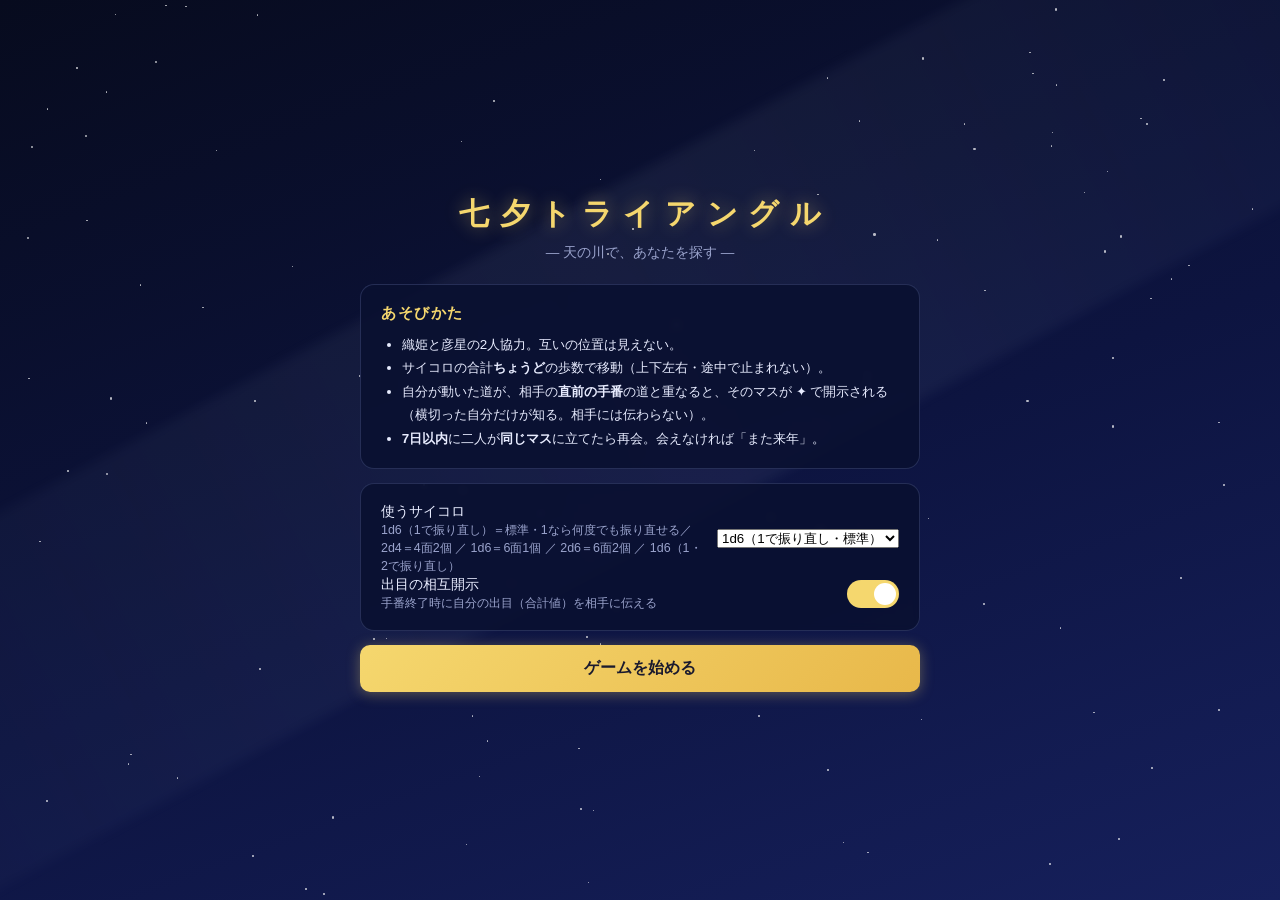
<file: tanabata-triangle.html>
<!DOCTYPE html>
<html lang="ja">
<head>
<meta charset="UTF-8">
<meta name="viewport" content="width=device-width, initial-scale=1.0">
<title>七夕トライアングル</title>
<style>
  :root {
    --night0: #070b1e;
    --night1: #0d1440;
    --night2: #16205c;
    --gold: #f5d76e;
    --sakura: #f8b3c5;
    --orihime: #7de8d8;
    --hikoboshi: #ffb164;
    --text: #e8ecff;
    --dim: #9aa3cc;
  }
  * { margin: 0; padding: 0; box-sizing: border-box; }
  html, body { height: 100%; }
  body {
    font-family: "Hiragino Kaku Gothic ProN", "Yu Gothic", "Noto Sans JP", sans-serif;
    background: linear-gradient(160deg, var(--night0) 0%, var(--night1) 55%, var(--night2) 100%);
    color: var(--text);
    min-height: 100vh;
    display: flex;
    align-items: center;
    justify-content: center;
    position: relative;
    overflow-x: hidden;
  }
  /* 星空と天の川 */
  #stars { position: fixed; inset: 0; pointer-events: none; z-index: 0; }
  .star { position: absolute; border-radius: 50%; background: #fff; opacity: .7; animation: tw 3s infinite alternate; }
  @keyframes tw { from { opacity: .25; } to { opacity: .9; } }
  #milkyway {
    position: fixed; pointer-events: none; z-index: 0;
    width: 220vmax; height: 26vmax;
    left: 50%; top: 40%;
    transform: translate(-50%, -50%) rotate(-28deg);
    background: linear-gradient(90deg, transparent,
      rgba(180,200,255,0.025) 20%, rgba(220,230,255,0.06) 50%,
      rgba(180,200,255,0.025) 80%, transparent);
    filter: blur(6px);
  }

  #app { position: relative; z-index: 1; width: min(560px, 94vw); padding: 18px 0 32px; }
  .screen { display: none; }
  .screen.active { display: block; animation: fadein .35s ease; }
  @keyframes fadein { from { opacity: 0; transform: translateY(8px); } to { opacity: 1; transform: none; } }

  h1 {
    font-size: 1.9rem; text-align: center; letter-spacing: .35em; text-indent: .35em;
    color: var(--gold); font-weight: 600; margin-bottom: .3em;
    text-shadow: 0 0 18px rgba(245,215,110,.45);
  }
  .subtitle { text-align: center; color: var(--dim); font-size: .85rem; margin-bottom: 1.6em; }

  .panel {
    background: rgba(10, 16, 48, .88);
    border: 1px solid rgba(160,180,255,.18);
    border-radius: 14px;
    padding: 18px 20px;
    margin-bottom: 14px;
    backdrop-filter: blur(3px);
  }
  .panel h2 { font-size: .95rem; color: var(--gold); margin-bottom: .6em; letter-spacing: .1em; }
  .panel p, .panel li { font-size: .84rem; line-height: 1.75; color: var(--text); }
  .panel ul { padding-left: 1.3em; }
  .note { color: var(--dim); font-size: .78rem; }

  button {
    font-family: inherit; cursor: pointer; border: none; border-radius: 10px;
    padding: 13px 22px; font-size: 1rem; font-weight: 600;
    color: #1a1a2e; background: linear-gradient(135deg, var(--gold), #e8b84a);
    box-shadow: 0 2px 14px rgba(245,215,110,.35);
    transition: transform .12s, box-shadow .12s;
    display: block; width: 100%;
  }
  button:hover:not(:disabled) { transform: translateY(-1px); box-shadow: 0 4px 20px rgba(245,215,110,.5); }
  button:disabled { opacity: .35; cursor: default; box-shadow: none; }
  button.ghost {
    background: transparent; color: var(--text);
    border: 1px solid rgba(160,180,255,.35); box-shadow: none;
  }

  .toggle-row { display: flex; align-items: center; justify-content: space-between; gap: 12px; }
  .toggle-row label { font-size: .9rem; }
  .switch { position: relative; width: 52px; height: 28px; flex-shrink: 0; }
  .switch input { opacity: 0; width: 0; height: 0; }
  .slider {
    position: absolute; inset: 0; border-radius: 28px; cursor: pointer;
    background: rgba(120,130,180,.35); transition: .2s;
  }
  .slider::before {
    content: ""; position: absolute; width: 22px; height: 22px; border-radius: 50%;
    left: 3px; top: 3px; background: #fff; transition: .2s;
  }
  .switch input:checked + .slider { background: var(--gold); }
  .switch input:checked + .slider::before { transform: translateX(24px); }

  /* 手渡し画面 */
  .handoff-center { text-align: center; padding: 40px 0 26px; }
  .handoff-day { color: var(--dim); letter-spacing: .2em; margin-bottom: 14px; }
  .handoff-name { font-size: 1.7rem; font-weight: 700; margin-bottom: 6px; }
  .handoff-name.orihime { color: var(--orihime); text-shadow: 0 0 16px rgba(125,232,216,.5); }
  .handoff-name.hikoboshi { color: var(--hikoboshi); text-shadow: 0 0 16px rgba(255,177,100,.5); }
  .handoff-sub { color: var(--dim); font-size: .85rem; margin-bottom: 30px; }

  /* 手番画面 */
  .turn-head { display: flex; justify-content: space-between; align-items: baseline; margin-bottom: 10px; padding: 0 2px; }
  .turn-day { font-size: .9rem; color: var(--gold); letter-spacing: .15em; }
  .turn-player { font-size: 1.05rem; font-weight: 700; }
  .turn-player.orihime { color: var(--orihime); }
  .turn-player.hikoboshi { color: var(--hikoboshi); }

  .news {
    border-left: 3px solid var(--sakura);
    background: rgba(248,179,197,.08);
    border-radius: 0 10px 10px 0;
    padding: 10px 14px; margin-bottom: 12px;
    font-size: .84rem; line-height: 1.7;
  }
  .news b.roll { color: var(--gold); font-size: 1.05em; }
  .news .crossmark { color: var(--sakura); }

  #board {
    display: grid; gap: 4px;
    grid-template-columns: repeat(7, 1fr);
    margin: 0 auto 14px;
    width: 100%; aspect-ratio: 1;
    padding: 10px;
    background: rgba(6, 10, 34, .8);
    border: 1px solid rgba(160,180,255,.22);
    border-radius: 14px;
  }
  .cell {
    position: relative; border-radius: 7px;
    background: rgba(120, 140, 220, .08);
    border: 1px solid rgba(140,160,230,.10);
    display: flex; align-items: center; justify-content: center;
    font-size: clamp(11px, 3.4vw, 19px);
    transition: background .15s, box-shadow .15s;
    user-select: none;
  }
  .cell.trail { background: rgba(140,160,230,.16); }
  .cell.lastpath { background: rgba(160,185,255,.26); }
  .cell.cross::after {
    content: "✦"; color: var(--sakura); position: absolute;
    text-shadow: 0 0 8px rgba(248,179,197,.8);
  }
  .cell.newcross::after { animation: pop .6s ease; }
  @keyframes pop { 0% { transform: scale(0); } 60% { transform: scale(1.6); } 100% { transform: scale(1); } }
  .cell.me::before {
    content: ""; position: absolute; inset: 18%; border-radius: 50%;
  }
  .cell.me.orihime::before { background: radial-gradient(circle, #d8fff7 15%, var(--orihime) 60%, transparent 75%); box-shadow: 0 0 14px var(--orihime); }
  .cell.me.hikoboshi::before { background: radial-gradient(circle, #ffe9d2 15%, var(--hikoboshi) 60%, transparent 75%); box-shadow: 0 0 14px var(--hikoboshi); }
  .cell.reach { cursor: pointer; background: rgba(245,215,110,.13); border-color: rgba(245,215,110,.45); }
  .cell.reach:hover { background: rgba(245,215,110,.3); }
  .cell.sel { background: rgba(245,215,110,.42); box-shadow: 0 0 12px rgba(245,215,110,.6); }
  .cell.pathprev { box-shadow: inset 0 0 0 2px rgba(245,215,110,.55); }
  .cell.partner::before {
    content: ""; position: absolute; inset: 18%; border-radius: 50%;
  }

  .dice-row { display: flex; gap: 10px; justify-content: center; align-items: center; margin: 4px 0 12px; min-height: 58px; }
  .die {
    width: 48px; height: 48px; border-radius: 10px;
    background: #f6f4ec; color: #1a1a2e;
    display: flex; align-items: center; justify-content: center;
    font-size: 1.5rem; font-weight: 700;
    box-shadow: 0 3px 10px rgba(0,0,0,.4);
    animation: pop .35s ease;
  }
  .dice-sum { font-size: 1.1rem; color: var(--gold); font-weight: 700; }

  .prompt { text-align: center; font-size: .88rem; margin-bottom: 12px; color: var(--text); min-height: 1.6em; }
  .prompt .em { color: var(--gold); font-weight: 700; }

  .result-center { text-align: center; padding: 30px 0; }
  .result-title { font-size: 2rem; font-weight: 700; margin-bottom: 12px; letter-spacing: .15em; }
  .result-title.win { color: var(--gold); text-shadow: 0 0 24px rgba(245,215,110,.6); }
  .result-title.lose { color: var(--dim); }
  .result-sub { color: var(--text); font-size: .95rem; line-height: 2; margin-bottom: 26px; }
  .reunion { font-size: 3rem; margin-bottom: 16px; animation: pop .8s ease; }

  .btn-stack { display: grid; gap: 10px; }
</style>
</head>
<body>
<div id="milkyway"></div>
<div id="stars"></div>

<div id="app">

  <!-- ===== 設定画面 ===== -->
  <div class="screen active" id="screen-setup">
    <h1>七夕トライアングル</h1>
    <p class="subtitle">— 天の川で、あなたを探す —</p>
    <div class="panel">
      <h2>あそびかた</h2>
      <ul>
        <li>織姫と彦星の2人協力。互いの位置は見えない。</li>
        <li>サイコロの合計<b>ちょうど</b>の歩数で移動（上下左右・途中で止まれない）。</li>
        <li>自分が動いた道が、相手の<b>直前の手番</b>の道と重なると、そのマスが ✦ で開示される（横切った自分だけが知る。相手には伝わらない）。</li>
        <li><b>7日以内</b>に二人が<b>同じマス</b>に立てたら再会。会えなければ「また来年」。</li>
      </ul>
    </div>
    <div class="panel">
      <div class="toggle-row">
        <label for="opt-dice">使うサイコロ<br><span class="note">1d6（1で振り直し）＝標準・1なら何度でも振り直せる／ 2d4＝4面2個 ／ 1d6＝6面1個 ／ 2d6＝6面2個 ／ 1d6（1・2で振り直し）</span></label>
        <select id="opt-dice">
          <option value="1,6,1" selected>1d6（1で振り直し・標準）</option>
          <option value="2,4">2d4</option>
          <option value="1,6">1d6</option>
          <option value="2,6">2d6</option>
          <option value="1,6,2">1d6（1・2で振り直し）</option>
        </select>
      </div>
      <div class="toggle-row">
        <label for="opt-share">出目の相互開示<br><span class="note">手番終了時に自分の出目（合計値）を相手に伝える</span></label>
        <span class="switch"><input type="checkbox" id="opt-share" checked><span class="slider" onclick="document.getElementById('opt-share').click()"></span></span>
      </div>
    </div>
    <button id="btn-start">ゲームを始める</button>
  </div>

  <!-- ===== 手渡し画面 ===== -->
  <div class="screen" id="screen-handoff">
    <div class="handoff-center">
      <div class="handoff-day" id="ho-day"></div>
      <div class="handoff-name" id="ho-name"></div>
      <div class="handoff-sub">端末をこのプレイヤーに渡してください。<br>ほかの人は画面を見ないでね。</div>
      <button id="btn-open">盤面をひらく</button>
    </div>
  </div>

  <!-- ===== 手番画面 ===== -->
  <div class="screen" id="screen-turn">
    <div class="turn-head">
      <span class="turn-day" id="t-day"></span>
      <span class="turn-player" id="t-player"></span>
    </div>
    <div id="t-news"></div>
    <div id="board"></div>
    <div class="dice-row" id="dice-row"></div>
    <div class="prompt" id="t-prompt"></div>
    <div class="btn-stack">
      <button id="btn-roll">サイコロを振る</button>
      <button id="btn-reroll" style="display:none">振り直す</button>
      <button id="btn-confirm" style="display:none">このマスに移動する</button>
      <button id="btn-end" style="display:none">手番を終える</button>
    </div>
  </div>

  <!-- ===== 結果画面 ===== -->
  <div class="screen" id="screen-result">
    <div class="result-center">
      <div class="reunion" id="r-emoji"></div>
      <div class="result-title" id="r-title"></div>
      <div class="result-sub" id="r-sub"></div>
      <button id="btn-again">もういちど</button>
    </div>
  </div>

</div>

<script>
'use strict';

/* ===== 定数（引き継ぎ書 第2節） ===== */
const N = 7;        // グリッド一辺
const MAX_DAY = 7;  // 日数
let NDICE = 2;      // サイコロ本数（設定画面で変更可）
let FACES = 4;      // 面数（設定画面で変更可）
let REROLL = 0;     // 振り直ししきい値（0=なし、k=出目がk以下なら振り直せる）
const DECAY = 1;    // 交差判定：直近何手番の相手軌跡を有効とするか

const PLAYERS = [
  { key: 'orihime',   name: '織姫' },
  { key: 'hikoboshi', name: '彦星' },
];

/* ===== 盤ユーティリティ ===== */
const idx = (r, c) => r * N + c;
const dist = (a, b) => Math.abs(((a / N) | 0) - ((b / N) | 0)) + Math.abs((a % N) - (b % N));
function neighbors(a) {
  const r = (a / N) | 0, c = a % N, out = [];
  if (r > 0) out.push(a - N);
  if (r < N - 1) out.push(a + N);
  if (c > 0) out.push(a - 1);
  if (c < N - 1) out.push(a + 1);
  return out;
}
// ちょうどk歩で到達できるマス（障害物なしの4近傍グリッドでは距離＋偶奇で決まる）
function reachableSet(start, k) {
  const out = [];
  for (let q = 0; q < N * N; q++) {
    const d = dist(start, q);
    if (d <= k && ((k - d) & 1) === 0) out.push(q);
  }
  return out;
}
// ちょうどk歩の経路を1本サンプリング（各歩、目的地に間に合う近傍から無作為）
function onePath(start, target, k) {
  const path = [start];
  let cur = start, rem = k;
  while (rem > 0) {
    const cand = neighbors(cur).filter(nb => {
      const d = dist(nb, target);
      return d <= rem - 1 && (((rem - 1) - d) & 1) === 0;
    });
    cur = cand[(Math.random() * cand.length) | 0];
    path.push(cur);
    rem--;
  }
  return path;
}
function perimeterCells() {
  const out = [];
  for (let a = 0; a < N * N; a++) {
    const r = (a / N) | 0, c = a % N;
    if (r === 0 || c === 0 || r === N - 1 || c === N - 1) out.push(a);
  }
  return out;
}

/* ===== ゲーム状態 ===== */
let G = null;

function newGame(shareRolls) {
  const per = perimeterCells();
  const minDist = Math.max(4, Math.round(N * 1.1));
  const a = per[(Math.random() * per.length) | 0];
  let b;
  do { b = per[(Math.random() * per.length) | 0]; } while (dist(a, b) < minDist);

  G = {
    shareRolls,
    day: 1,
    pi: 0,                 // 手番プレイヤー index
    turn: 0,               // 手番の通し番号
    positions: [a, b],
    stamps: [newStamps(a, 0), newStamps(b, 0)],  // Map<cell, turn>
    lastPath: [[a], [b]],
    lastRoll: [null, null],
    knownCross: [new Set(), new Set()],          // 表示用に永続保持
    news: [null, null],    // 次の手番開始時に見せる前手番情報 {oppRoll, crossCells}
    phase: 'handoff',      // handoff | roll | pick | done
    roll: null,
    reach: [],
    sel: null,
    selPath: null,
    newCross: [],
  };
}
function newStamps(startCell, turn) {
  const m = new Map();
  m.set(startCell, turn);
  return m;
}

/* ===== 画面制御 ===== */
const $ = (id) => document.getElementById(id);
function show(id) {
  document.querySelectorAll('.screen').forEach(s => s.classList.remove('active'));
  $(id).classList.add('active');
}

$('btn-start').onclick = () => {
  const [n, f, r] = $('opt-dice').value.split(',').map(Number);
  NDICE = n; FACES = f; REROLL = r || 0;
  newGame($('opt-share').checked);
  showHandoff();
};
$('btn-again').onclick = () => show('screen-setup');

function showHandoff() {
  const p = PLAYERS[G.pi];
  $('ho-day').textContent = `第 ${G.day} 日 ／ ${MAX_DAY} 日`;
  $('ho-name').textContent = `${p.name} の番`;
  $('ho-name').className = `handoff-name ${p.key}`;
  show('screen-handoff');
}

$('btn-open').onclick = () => {
  G.phase = 'roll';
  G.roll = null; G.sel = null; G.selPath = null; G.newCross = [];
  renderTurn();
  show('screen-turn');
};

/* ===== 手番画面レンダリング ===== */
function renderTurn() {
  const p = PLAYERS[G.pi];
  $('t-day').textContent = `第 ${G.day} 日 ／ ${MAX_DAY} 日`;
  $('t-player').textContent = p.name;
  $('t-player').className = `turn-player ${p.key}`;

  // 前手番のお知らせ（交差＋出目開示）
  const news = G.news[G.pi];
  let html = '';
  if (news) {
    if (G.shareRolls && news.oppRoll != null) {
      html += `<div class="news">相手は前の手番で <b class="roll">${news.oppRoll}</b> マスぶん動いたと伝えられた。</div>`;
    }
  }
  $('t-news').innerHTML = html;

  renderBoard();
  renderDice();
  renderButtons();
}

function renderBoard() {
  const board = $('board');
  board.innerHTML = '';
  const me = G.pi, myPos = G.positions[me];
  const myStamps = G.stamps[me];
  const lastPathSet = new Set(G.lastPath[me]);
  const reachSet = new Set(G.phase === 'pick' ? G.reach : []);
  const prevSet = new Set(G.selPath || []);
  const newCrossSet = new Set(G.newCross);

  for (let cell = 0; cell < N * N; cell++) {
    const div = document.createElement('div');
    div.className = 'cell';
    if (myStamps.has(cell)) div.classList.add('trail');
    if (lastPathSet.has(cell)) div.classList.add('lastpath');
    if (G.knownCross[me].has(cell)) div.classList.add('cross');
    if (newCrossSet.has(cell)) div.classList.add('newcross');
    if (prevSet.has(cell) && cell !== myPos) div.classList.add('pathprev');
    if (cell === myPos) div.classList.add('me', PLAYERS[me].key);
    if (reachSet.has(cell)) {
      div.classList.add('reach');
      if (cell === G.sel) div.classList.add('sel');
      div.onclick = () => pickCell(cell);
    }
    board.appendChild(div);
  }
}

function renderDice() {
  const row = $('dice-row');
  row.innerHTML = '';
  if (G.dice) {
    for (const d of G.dice) {
      const el = document.createElement('div');
      el.className = 'die';
      el.textContent = d;
      row.appendChild(el);
    }
    const sum = document.createElement('div');
    sum.className = 'dice-sum';
    sum.textContent = `= ${G.roll}`;
    row.appendChild(sum);
  }
}

function renderButtons() {
  $('btn-roll').style.display = G.phase === 'roll' ? '' : 'none';
  $('btn-reroll').style.display = (G.phase === 'pick' && REROLL > 0 && G.roll <= REROLL) ? '' : 'none';
  $('btn-confirm').style.display = G.phase === 'pick' ? '' : 'none';
  $('btn-confirm').disabled = G.sel == null;
  $('btn-end').style.display = G.phase === 'done' ? '' : 'none';

  const prompt = $('t-prompt');
  if (G.phase === 'roll') prompt.innerHTML = 'サイコロを振って移動しよう。';
  else if (G.phase === 'pick') {
    prompt.innerHTML = `<span class="em">${G.roll}</span> 歩ちょうどで行けるマスを選んでください。`;
    if (REROLL > 0 && G.roll <= REROLL) prompt.innerHTML += `<br><span class="note">出目が ${REROLL} 以下なので「振り直す」も選べます。</span>`;
  }
  else if (G.phase === 'done') {
    let msg = G.newCross.length > 0
      ? `<span class="em">✦ 交差を発見！</span> 相手の直前の道と ${G.newCross.length} マスで重なった。`
      : 'この移動では相手の道と重ならなかった。';
    if (G.shareRolls) msg += `<br><span class="note">手番を終えるとき、出目「${G.roll}」を相手に伝えます。</span>`;
    prompt.innerHTML = msg;
  }
}

/* ===== 手番の進行 ===== */
function doRoll() {
  G.dice = [];
  let sum = 0;
  for (let i = 0; i < NDICE; i++) {
    const d = 1 + ((Math.random() * FACES) | 0);
    G.dice.push(d); sum += d;
  }
  G.roll = sum;
  G.sel = null;
  G.selPath = null;
  G.reach = reachableSet(G.positions[G.pi], sum);
  if (G.reach.length === 0) {
    // 7×7、2d4では起きないが保険
    G.phase = 'done';
    G.newCross = [];
  } else {
    G.phase = 'pick';
  }
  renderTurn();
}
$('btn-roll').onclick = doRoll;
$('btn-reroll').onclick = doRoll;

function pickCell(cell) {
  G.sel = cell;
  G.selPath = onePath(G.positions[G.pi], cell, G.roll);
  renderTurn();
}

$('btn-confirm').onclick = () => {
  const me = G.pi, op = 1 - G.pi;
  G.turn++;
  const path = G.selPath;
  const segment = path.slice(1); // 移動で踏んだマス（出発マスは除く）

  // 交差判定：相手の減衰内スタンプとの重なり
  const opStamps = G.stamps[op];
  const crosses = [...new Set(segment.filter(x => {
    const t = opStamps.get(x);
    return t !== undefined && (DECAY === 0 || G.turn - t <= DECAY);
  }))];

  // 自分の軌跡スタンプ・移動
  for (const x of path) G.stamps[me].set(x, G.turn);
  G.positions[me] = path[path.length - 1];
  G.lastPath[me] = [...new Set(path)];
  G.lastRoll[me] = G.roll;

  // 交差は「今、自分が動いて相手の直前の道を横切った」本人だけが知る。
  // 被さられた側（相手）には伝えない。
  for (const c of crosses) G.knownCross[me].add(c);
  G.newCross = crosses;

  // 相手への申し送りは出目のみ（交差は相手に伝えない）
  G.news[op] = { oppRoll: G.roll };

  // 勝利判定（同マス限定）
  if (G.positions[me] === G.positions[op]) {
    showResult(true);
    return;
  }

  G.phase = 'done';
  G.sel = null;
  renderTurn();
};

$('btn-end').onclick = () => {
  G.selPath = null;
  G.dice = null;
  if (G.pi === 1) {
    // 彦星の手番終了＝1日の終わり
    if (G.day >= MAX_DAY) { showResult(false); return; }
    G.day++;
  }
  G.pi = 1 - G.pi;
  showHandoff();
};

function showResult(win) {
  if (win) {
    $('r-emoji').textContent = '🎋✨';
    $('r-title').textContent = '再会';
    $('r-title').className = 'result-title win';
    $('r-sub').innerHTML = `第 ${G.day} 日、天の川のまんなかで<br>織姫と彦星はめぐり会えました。`;
  } else {
    $('r-emoji').textContent = '🌌';
    $('r-title').textContent = 'また来年';
    $('r-title').className = 'result-title lose';
    $('r-sub').innerHTML = `七日が過ぎ、天の川は遠ざかっていきました。<br>ふたりの想いは、来年の空へ。`;
  }
  show('screen-result');
}

/* ===== 星空生成 ===== */
(function makeStars() {
  const wrap = $('stars');
  for (let i = 0; i < 120; i++) {
    const s = document.createElement('div');
    s.className = 'star';
    const size = Math.random() < .85 ? 1.5 : 2.5;
    s.style.width = s.style.height = size + 'px';
    s.style.left = Math.random() * 100 + '%';
    s.style.top = Math.random() * 100 + '%';
    s.style.animationDelay = (Math.random() * 3) + 's';
    s.style.animationDuration = (2 + Math.random() * 3) + 's';
    wrap.appendChild(s);
  }
})();
</script>
</body>
</html>
</file>
<file: css/style.css>
:root {
  --bg: #0c1020;
  --panel: #182036;
  --text: #eef1f8;
  --muted: #9aa4c0;
  --accent: #7a5cff;
  --primary: #2fbf8f;
}

* {
  box-sizing: border-box;
}

html,
body {
  margin: 0;
  padding: 0;
  background: radial-gradient(circle at 50% -10%, #1b2547 0%, var(--bg) 60%);
  color: var(--text);
  font-family: "Hiragino Sans", "Noto Sans JP", system-ui, sans-serif;
  min-height: 100vh;
}

#app {
  max-width: 720px;
  margin: 0 auto;
  padding: 16px 16px 40px;
}

#topbar {
  display: flex;
  flex-wrap: wrap;
  align-items: center;
  justify-content: space-between;
  gap: 8px;
}

#topbar h1 {
  font-size: 1.25rem;
  margin: 0;
  letter-spacing: 0.04em;
}

.meta {
  display: flex;
  align-items: center;
  gap: 10px;
}

.badge {
  padding: 3px 12px;
  border-radius: 999px;
  font-weight: 700;
  font-size: 0.85rem;
  background: #e84a8a;
  color: #fff;
}

#round-info {
  color: var(--muted);
  font-size: 0.85rem;
}

.status {
  min-height: 1.4em;
  margin: 10px 2px;
  color: var(--muted);
  font-size: 0.92rem;
  transition: color 0.2s;
  white-space: pre-line;
}

.status.flash {
  color: #ffb454;
  font-weight: 600;
}

/* 盤面 */
#boards {
  display: flex;
  gap: 14px;
  justify-content: center;
}

.board-wrap {
  margin: 0;
  flex: 1 1 0;
  max-width: 540px;
}

.board2-wrap {
  display: none;
}

#boards.king .board2-wrap {
  display: block;
}

#boards.king .board-wrap {
  max-width: 360px;
}

canvas {
  width: 100%;
  height: auto;
  border-radius: 10px;
  box-shadow: 0 8px 30px rgba(0, 0, 0, 0.45);
  display: block;
  cursor: pointer;
}

/* 王様ビュー: デブリ配置対象の盤面だけ縁を光らせる */
.board-wrap {
  border-radius: 12px;
  padding: 4px;
  transition: box-shadow 0.2s, background 0.2s;
}

.board-wrap.glow-target {
  background: rgba(122, 92, 255, 0.12);
  box-shadow: 0 0 0 2px var(--accent), 0 0 18px 3px rgba(122, 92, 255, 0.75);
  animation: target-pulse 1.4s ease-in-out infinite;
}

.board-wrap.glow-target figcaption {
  color: #b9a9ff;
  font-weight: 700;
}

@keyframes target-pulse {

  0%,
  100% {
    box-shadow: 0 0 0 2px var(--accent), 0 0 14px 2px rgba(122, 92, 255, 0.55);
  }

  50% {
    box-shadow: 0 0 0 2px var(--accent), 0 0 22px 5px rgba(122, 92, 255, 0.9);
  }
}

figcaption {
  text-align: center;
  margin-top: 6px;
  color: var(--muted);
  font-size: 0.85rem;
}

/* コントロール */
.controls {
  margin-top: 18px;
  display: flex;
  flex-direction: column;
  align-items: center;
  gap: 14px;
}

.dir-pad {
  display: flex;
  flex-direction: column;
  align-items: center;
  gap: 8px;
}

.dir-row {
  display: flex;
  gap: 8px;
}

.dir {
  width: 62px;
  height: 62px;
  font-size: 1.6rem;
  border-radius: 12px;
  border: none;
  background: var(--panel);
  color: var(--text);
  cursor: pointer;
  transition: transform 0.08s, background 0.15s;
}

.dir:hover:not(:disabled) {
  background: #232d4c;
}

.dir:active:not(:disabled) {
  transform: scale(0.92);
}

button:disabled {
  opacity: 0.35;
  cursor: not-allowed;
}

.action-row {
  display: flex;
  gap: 12px;
}

.primary,
.ghost {
  border: none;
  border-radius: 10px;
  padding: 12px 22px;
  font-size: 1rem;
  font-weight: 700;
  cursor: pointer;
}

.primary {
  background: var(--primary);
  color: #04231a;
}

.ghost {
  background: transparent;
  border: 1px solid #38416a;
  color: var(--text);
  padding: 8px 16px;
  font-size: 0.85rem;
}

.primary.big {
  padding: 16px 36px;
  font-size: 1.1rem;
}

.hint-text {
  color: var(--muted);
  font-size: 0.9rem;
  text-align: center;
  margin: 0;
}

/* ベール（ハンドオフ／勝敗） */
.veil {
  position: fixed;
  inset: 0;
  background: rgba(6, 9, 20, 0.92);
  backdrop-filter: blur(6px);
  display: flex;
  align-items: center;
  justify-content: center;
  z-index: 10;
  overflow-y: auto;
  padding: 24px;
}

.veil-card {
  text-align: center;
  padding: 32px;
  max-width: 380px;
  max-height: 100%;
  overflow-y: auto;
}

.veil-icon {
  font-size: 3rem;
  margin-bottom: 12px;
}

.veil-card h2 {
  font-size: 1.6rem;
  margin: 0 0 12px;
}

.veil-card p {
  font-size: 1.15rem;
  line-height: 1.6;
  margin: 0 0 24px;
}

.handoff-detail {
  color: var(--muted);
  font-size: 0.9rem;
}

/* 勝敗リザルト: 盤面の上に素直に積む帯（浮かせず通常フロー） */
.result-banner {
  text-align: center;
  margin: 8px auto 14px;
  padding: 14px 24px;
  max-width: 620px;
  background: var(--panel);
  border: 1px solid #38416a;
  border-radius: 14px;
}

.result-banner.hidden {
  display: none;
}

.result-banner h2 {
  font-size: 1.5rem;
  margin: 0 0 6px;
}

.result-banner p {
  font-size: 1.05rem;
  margin: 0 0 12px;
  color: var(--text);
}

.reveal-note {
  color: var(--accent);
  font-weight: 700;
}

/* 役選択 */
.setup-card {
  max-width: 420px;
}

.setup-lead {
  font-size: 1rem !important;
  color: var(--muted);
  margin-bottom: 20px !important;
}

.role-picker {
  display: flex;
  flex-direction: column;
  gap: 12px;
  margin-bottom: 18px;
}

.role-row {
  display: flex;
  align-items: center;
  justify-content: space-between;
  gap: 14px;
}

.role-name {
  font-size: 1.1rem;
  font-weight: 700;
}

.seg {
  display: inline-flex;
  border: 1px solid #38416a;
  border-radius: 10px;
  overflow: hidden;
}

.seg button {
  border: none;
  background: transparent;
  color: var(--muted);
  padding: 9px 22px;
  font-size: 0.95rem;
  font-weight: 700;
  cursor: pointer;
  white-space: nowrap;
  transition: background 0.15s, color 0.15s;
}

.seg button.active {
  background: var(--accent);
  color: #fff;
}

.seg-4 button {
  padding: 9px 12px;
  font-size: 0.85rem;
}

.seg-3 button {
  padding: 9px 14px;
  font-size: 0.85rem;
}

.setup-sub {
  font-size: 0.8rem !important;
  color: var(--muted);
  text-align: left;
  letter-spacing: 0.08em;
  margin: 4px 0 10px !important;
  border-top: 1px solid #2a3252;
  padding-top: 16px;
}

.setup-note {
  font-size: 0.82rem !important;
  color: var(--muted);
  min-height: 1.2em;
  margin: 16px 0 20px !important;
}

.rules {
  text-align: left;
  margin: 0 0 20px;
  border: 1px solid #2a3252;
  border-radius: 10px;
  background: rgba(0, 0, 0, 0.15);
}

.rules>summary {
  cursor: pointer;
  padding: 12px 16px;
  font-weight: 700;
  color: var(--accent);
  list-style: none;
  user-select: none;
}

.rules>summary::-webkit-details-marker {
  display: none;
}

.rules>summary::before {
  content: "▸ ";
}

.rules[open]>summary::before {
  content: "▾ ";
}

.rules-body {
  padding: 0 16px 12px;
  font-size: 0.85rem;
  color: var(--muted);
  line-height: 1.6;
}

.rules-body strong {
  color: var(--text, #e6eaf5);
}

.rules-body ul {
  margin: 8px 0;
  padding-left: 1.2em;
}

.rules-body li {
  margin-bottom: 8px;
}

.rules-body code {
  font-size: 0.82em;
  background: rgba(255, 255, 255, 0.08);
  padding: 1px 5px;
  border-radius: 4px;
}

.rules-foot {
  margin: 8px 0 0;
  font-size: 0.8rem;
  opacity: 0.85;
}

.veil-icon.spin {
  animation: spin 1.2s ease-in-out infinite;
}

@keyframes spin {
  0% {
    transform: rotate(0deg);
  }

  50% {
    transform: rotate(180deg);
  }

  100% {
    transform: rotate(360deg);
  }
}

.hidden {
  display: none !important;
}

@media (max-width: 560px) {
  #boards.king {
    flex-direction: column;
    align-items: center;
  }

  #boards.king .board-wrap {
    max-width: 100%;
    width: 100%;
  }

  .dir {
    width: 54px;
    height: 54px;
  }
}
</file>
